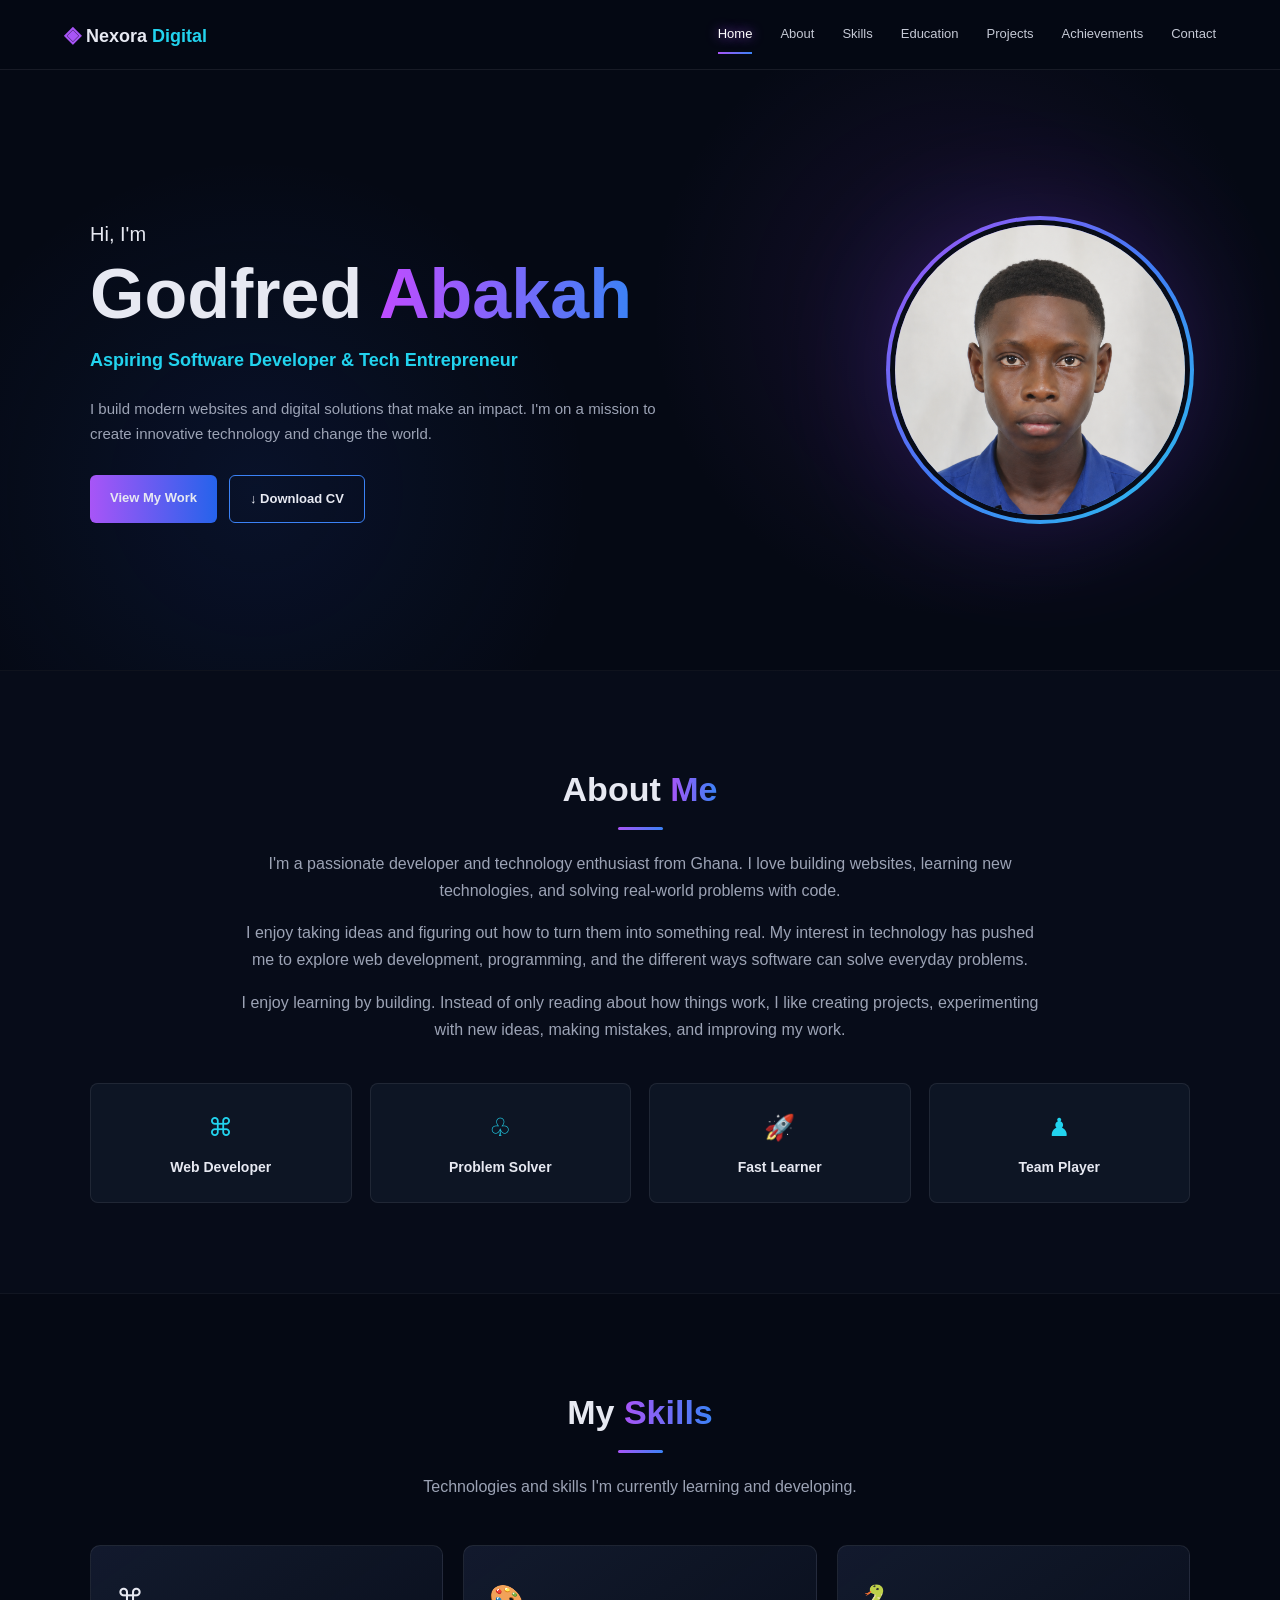
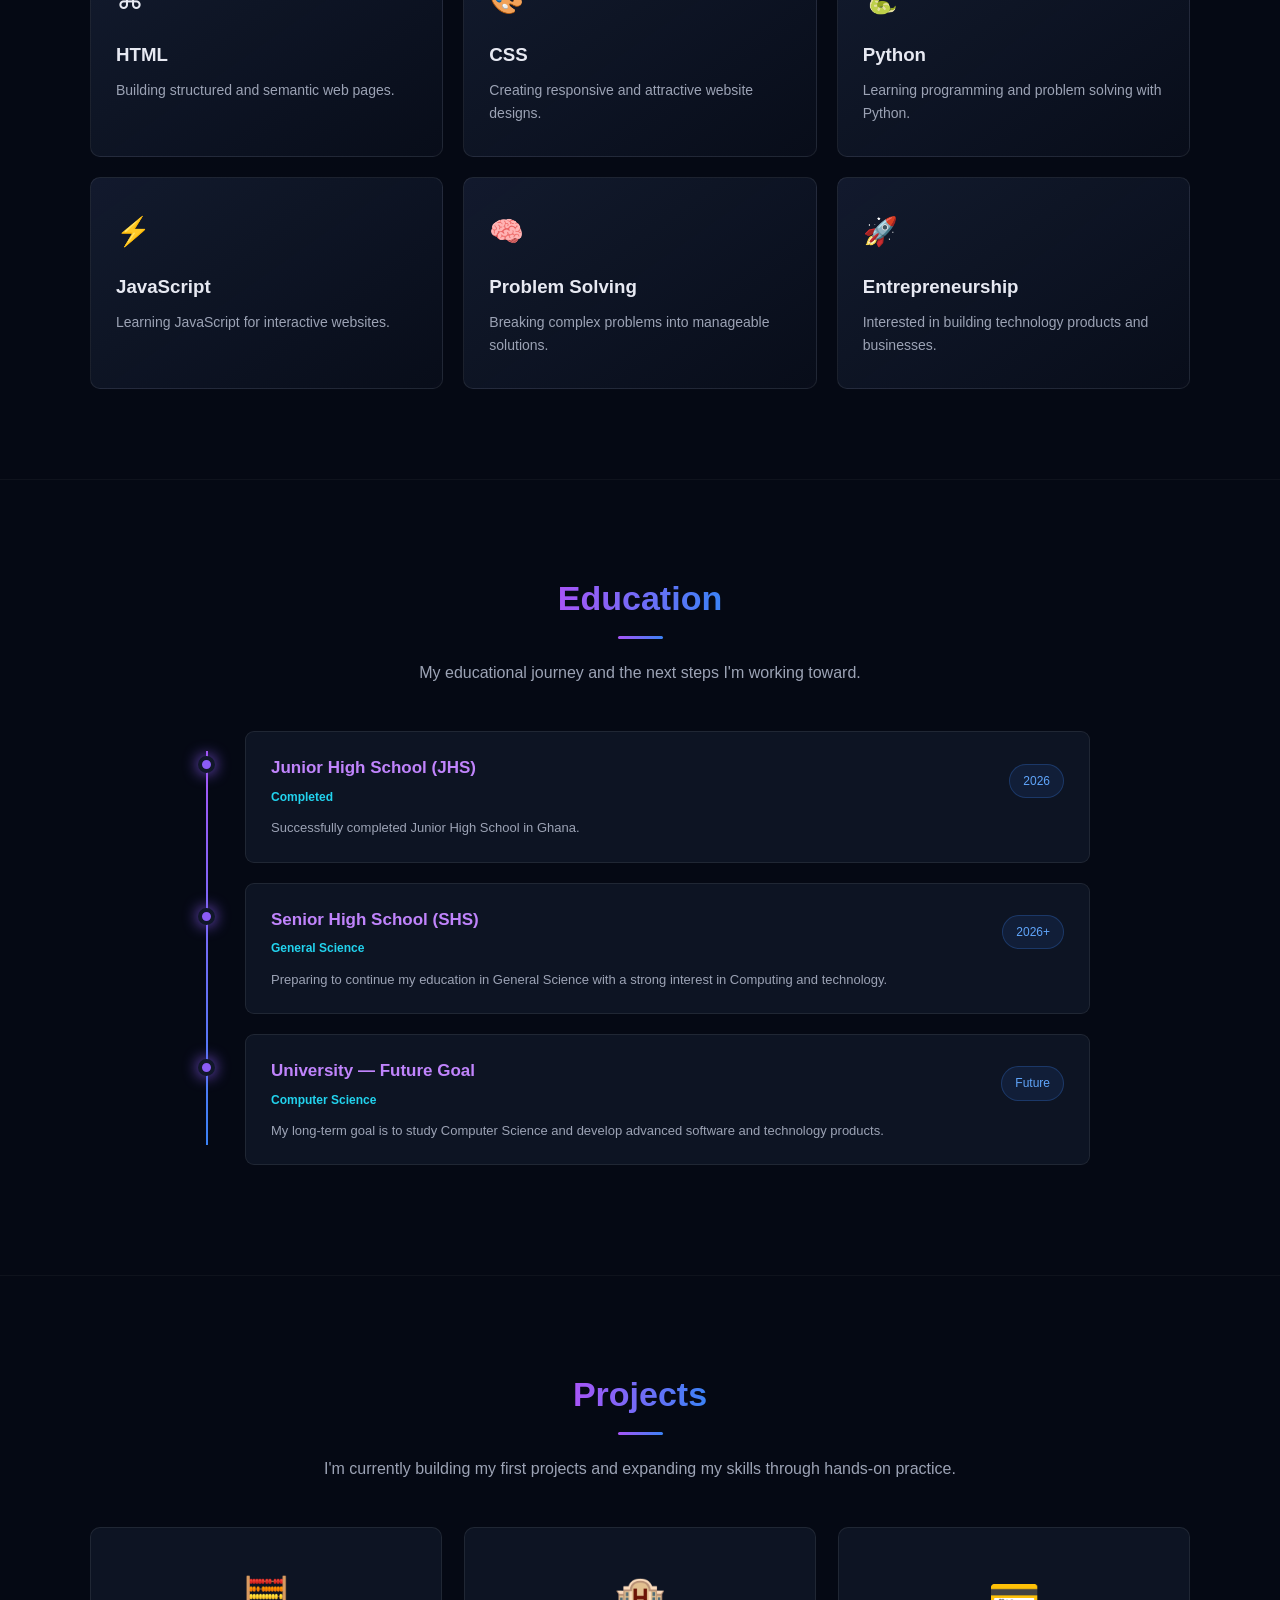
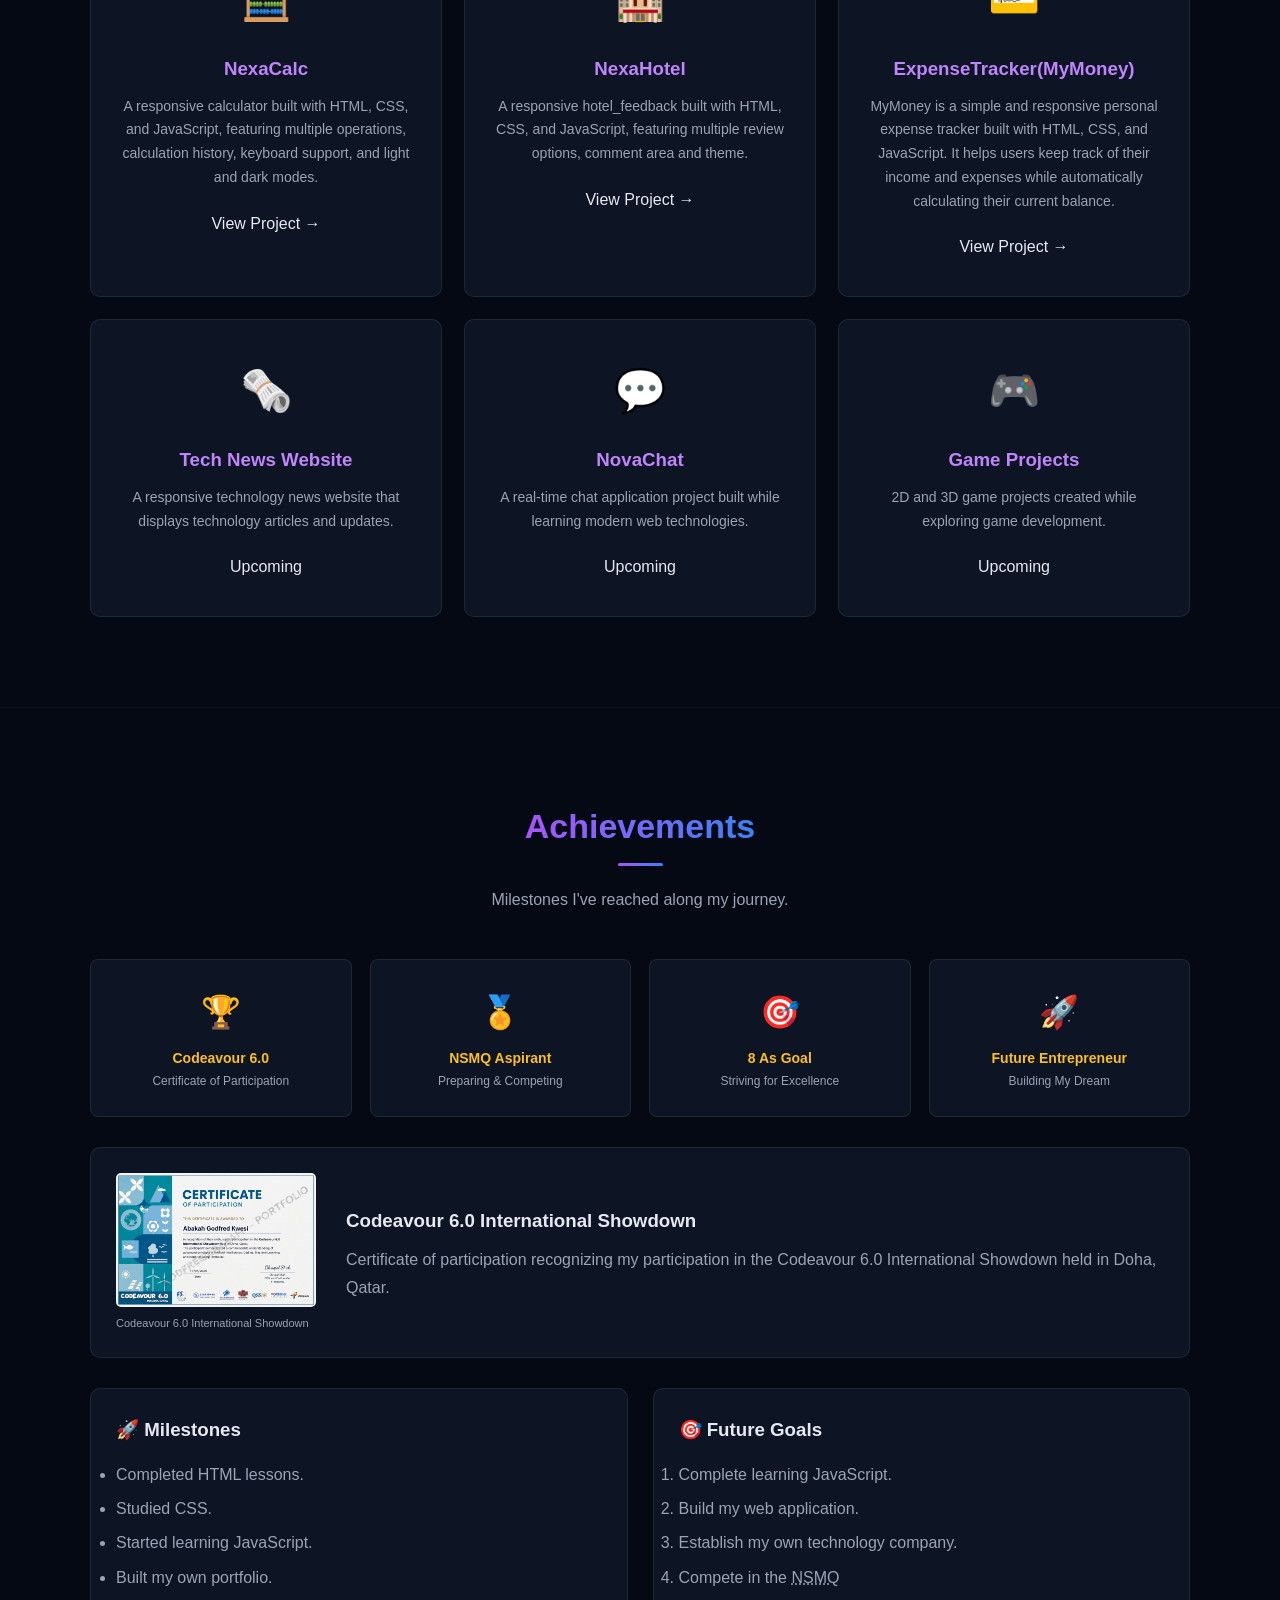
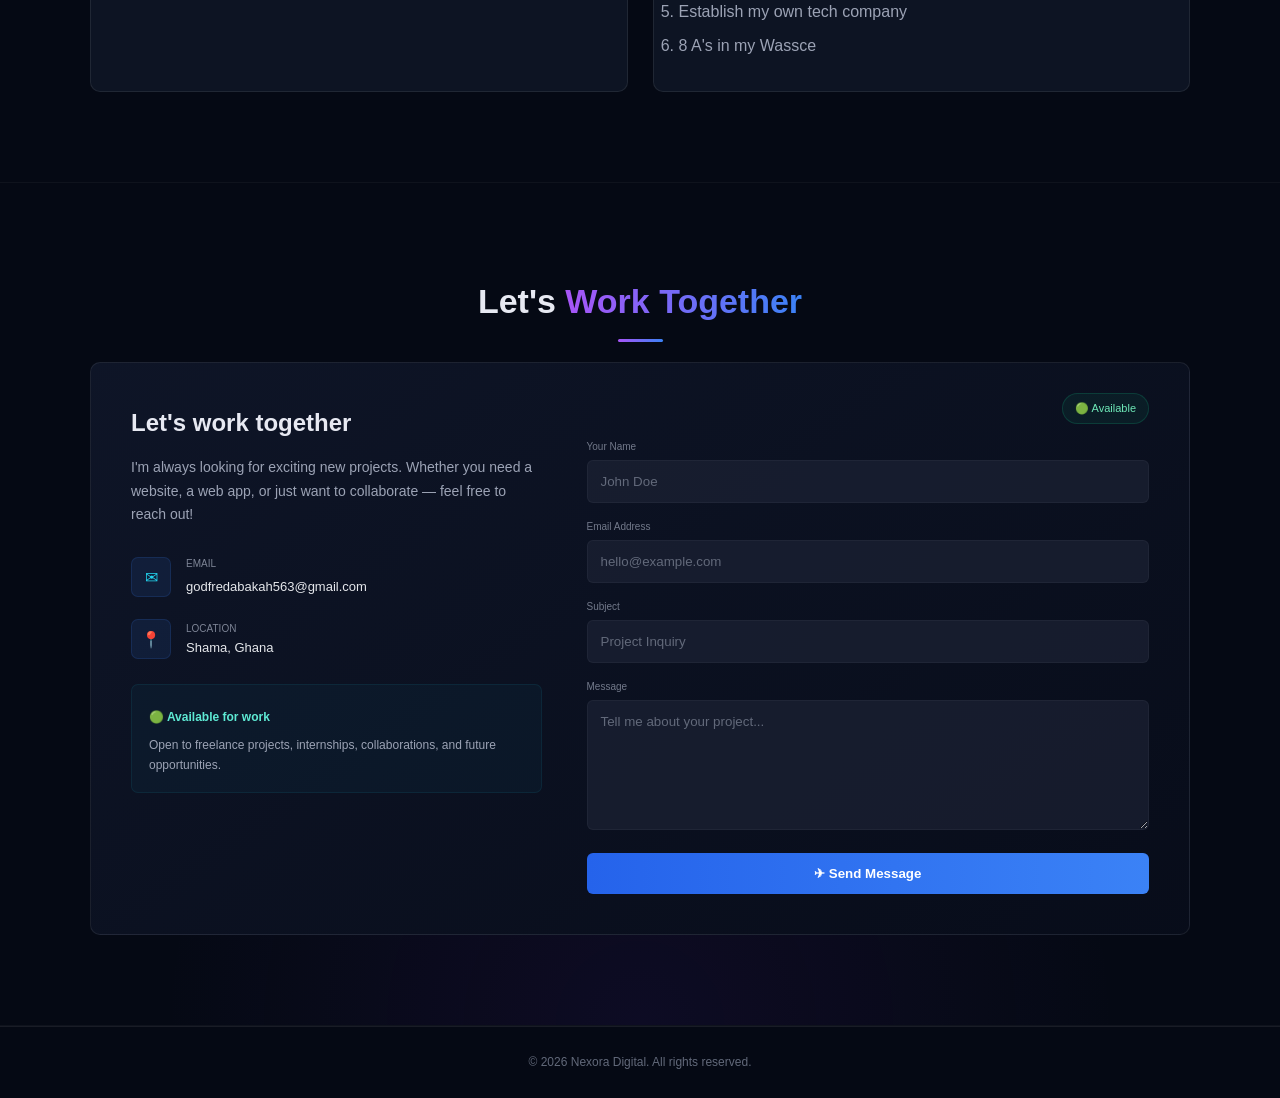
<file: Index.html>
<!DOCTYPE html>
<html lang="en">

<head>
  <meta charset="UTF-8">
  <meta name="viewport" content="width=device-width, initial-scale=1.0">

  <meta name="author" content="Godfred Abakah">
  <meta name="description" content="Godfred Abakah's personal portfolio website">

  <link rel="stylesheet" href="main.css">
  <link rel="icon" href="logo.jpg">

  <title>Godfred Abakah | Portfolio</title>
</head>

<body>

  <!-- ================= NAVIGATION ================= -->

  <header id="nav">

    <div class="logo">
      <span>◈</span> Nexora <strong>Digital</strong>
    </div>

    <nav aria-label="Main Navigation">

      <a href="#home" class="active">Home</a>
      <a href="#about">About</a>
      <a href="#skills">Skills</a>
      <a href="#education">Education</a>
      <a href="#projects">Projects</a>
      <a href="#achievements">Achievements</a>
      <a href="#contact">Contact</a>

    </nav>

  </header>


  <main>

    <!-- ================= HOME ================= -->

    <article id="home">

      <section class="hero-section">

        <div class="hero-text">

          <p class="welcome">Hi, I'm</p>

          <h1>
            Godfred <span>Abakah</span>
          </h1>

          <h2>
            Aspiring Software Developer & Tech Entrepreneur
          </h2>

          <p class="hero-description">
            I build modern websites and digital solutions that make an
            impact. I'm on a mission to create innovative technology
            and change the world.
          </p>

          <div class="hero-buttons">

            <a href="#projects" class="primary-btn">
              View My Work
            </a>

          <a href="Godfred-Abakah-CV.pdf" download class="secondary-btn">
  ↓ Download CV
          </a>

          </div>


        </div>


        <div class="hero-image">

          <div class="image-glow"></div>

          <img
            src="profile.jpg"
            alt="Portrait of Godfred Abakah"
          >

        </div>

      </section>

    </article>


    <!-- ================= ABOUT ================= -->

    <article id="about">

      <section class="section-container">

        <div class="section-heading">

          <h2>
            About <span>Me</span>
          </h2>

          <div class="heading-line"></div>

        </div>

        <div class="about-content">

          <p>
            I'm a passionate developer and technology enthusiast from Ghana.
            I love building websites, learning new technologies, and solving
            real-world problems with code.
          </p>

          <p>
            I enjoy taking ideas and figuring out how to turn them into
            something real. My interest in technology has pushed me to explore
            web development, programming, and the different ways software can
            solve everyday problems.
          </p>

          <p>
            I enjoy learning by building. Instead of only reading about how
            things work, I like creating projects, experimenting with new
            ideas, making mistakes, and improving my work.
          </p>

        </div>


        <div class="about-cards">

          <div class="about-card">
            <span>⌘</span>
            <h3>Web Developer</h3>
          </div>

          <div class="about-card">
            <span>♧</span>
            <h3>Problem Solver</h3>
          </div>

          <div class="about-card">
            <span>🚀</span>
            <h3>Fast Learner</h3>
          </div>

          <div class="about-card">
            <span>♟</span>
            <h3>Team Player</h3>
          </div>

        </div>

      </section>

    </article>


    <!-- ================= SKILLS ================= -->

    <article id="skills">

      <section class="section-container">

        <div class="section-heading">

          <h2>
            My <span>Skills</span>
          </h2>

          <div class="heading-line"></div>

        </div>

        <p class="section-subtitle">
          Technologies and skills I'm currently learning and developing.
        </p>


        <div class="skills-container">

          <div class="skill-card">
            <div class="skill-icon">⌘</div>
            <h3>HTML</h3>
            <p>
              Building structured and semantic web pages.
            </p>
          </div>


          <div class="skill-card">
            <div class="skill-icon">🎨</div>
            <h3>CSS</h3>
            <p>
              Creating responsive and attractive website designs.
            </p>
          </div>


          <div class="skill-card">
            <div class="skill-icon">🐍</div>
            <h3>Python</h3>
            <p>
              Learning programming and problem solving with Python.
            </p>
          </div>


          <div class="skill-card">
            <div class="skill-icon">⚡</div>
            <h3>JavaScript</h3>
            <p>
              Learning JavaScript for interactive websites.
            </p>
          </div>


          <div class="skill-card">
            <div class="skill-icon">🧠</div>
            <h3>Problem Solving</h3>
            <p>
              Breaking complex problems into manageable solutions.
            </p>
          </div>


          <div class="skill-card">
            <div class="skill-icon">🚀</div>
            <h3>Entrepreneurship</h3>
            <p>
              Interested in building technology products and businesses.
            </p>
          </div>

        </div>

      </section>

    </article>


    <!-- ================= EDUCATION ================= -->

    <article id="education">

      <section class="section-container">

        <div class="section-heading">

          <h2>
            <span>Education</span>
          </h2>

          <div class="heading-line"></div>

        </div>

        <p class="section-subtitle">
          My educational journey and the next steps I'm working toward.
        </p>


        <div class="education-timeline">


          <!-- JHS -->

          <div class="education-card">

            <div class="timeline-dot"></div>

            <div class="education-content">

              <div class="education-top">

                <div>

                  <h3>
                    Junior High School (JHS)
                  </h3>

                  <strong>
                    Completed
                  </strong>

                </div>

                <span class="education-date">
                  2026
                </span>

              </div>

              <p>
                Successfully completed Junior High School in Ghana.
              </p>

            </div>

          </div>


          <!-- SHS -->

          <div class="education-card">

            <div class="timeline-dot"></div>

            <div class="education-content">

              <div class="education-top">

                <div>

                  <h3>
                    Senior High School (SHS)
                  </h3>

                  <strong>
                    General Science
                  </strong>

                </div>

                <span class="education-date">
                  2026+
                </span>

              </div>

              <p>
                Preparing to continue my education in General Science
                with a strong interest in Computing and technology.
              </p>

            </div>

          </div>


          <!-- UNIVERSITY -->

          <div class="education-card">

            <div class="timeline-dot"></div>

            <div class="education-content">

              <div class="education-top">

                <div>

                  <h3>
                    University — Future Goal
                  </h3>

                  <strong>
                    Computer Science
                  </strong>

                </div>

                <span class="education-date">
                  Future
                </span>

              </div>

              <p>
                My long-term goal is to study Computer Science and
                develop advanced software and technology products.
              </p>

            </div>

          </div>

        </div>

      </section>

    </article>


   <!-- ================= PROJECTS ================= -->

<article id="projects">

  <section class="section-container">

    <div class="section-heading">

      <h2>
        <span>Projects</span>
      </h2>

      <div class="heading-line"></div>

    </div>

    <p class="section-subtitle">
      I'm currently building my first projects and expanding
      my skills through hands-on practice.
    </p>


    <div class="project-grid">


      <!-- NexaCalc -->

      <div class="project-card">

        <div class="project-icon">
          🧮
        </div>

        <h3>
          NexaCalc
        </h3>

        <p>
          A responsive calculator built with HTML, CSS,
          and JavaScript, featuring multiple operations,
          calculation history, keyboard support, and
          light and dark modes.
        </p>

        <a
          href="Calculator/index.html"
          class="project-button"
        >
          View Project →
        </a>

      </div>

      <!-- Hotel Feedback -->
            <div class="project-card">

        <div class="project-icon">
          🏨
        </div>

        <h3>
          NexaHotel
        </h3>

        <p>
          A responsive hotel_feedback built with HTML, CSS,
          and JavaScript, featuring multiple review options,
          comment area and theme.
        </p>

        <a
          href="Feedback/index.html"
          class="project-button"
        >
          View Project →
        </a>

      </div>

            <!-- Expense Tracker-->
            <div class="project-card">

        <div class="project-icon">
          💳
        </div>

        <h3>
          ExpenseTracker(MyMoney)
        </h3>

        <p>
          MyMoney is a simple and responsive personal expense tracker built with HTML, CSS, and JavaScript. It helps users keep track of their income and expenses while automatically calculating their current balance.
        </p>

        <a
          href="Expense Tracker/index.html"
          class="project-button"
        >
          View Project →
        </a>

      </div>
      <!-- Tech News -->

      <div class="project-card">

        <div class="project-icon">
          🗞️
        </div>

        <h3>
          Tech News Website
        </h3>

        <p>
          A responsive technology news website that displays
          technology articles and updates.
        </p>

        <span class="project-status">
          Upcoming
        </span>

      </div>


      <!-- NovaChat -->

      <div class="project-card">

        <div class="project-icon">
          💬
        </div>

        <h3>
          NovaChat
        </h3>

        <p>
          A real-time chat application project built while
          learning modern web technologies.
        </p>

        <span class="project-status">
          Upcoming
        </span>

      </div>


      <!-- Game -->

      <div class="project-card">

        <div class="project-icon">
          🎮
        </div>

        <h3>
          Game Projects
        </h3>

        <p>
          2D and 3D game projects created while exploring
          game development.
        </p>

        <span class="project-status">
          Upcoming
        </span>

      </div>


    </div>

  </section>

</article>

    <!-- ================= ACHIEVEMENTS ================= -->

    <article id="achievements">

      <section class="section-container">

        <div class="section-heading">

          <h2>
            <span>Achievements</span>
          </h2>

          <div class="heading-line"></div>

        </div>

        <p class="section-subtitle">
          Milestones I've reached along my journey.
        </p>


        <div class="achievement-grid">

          <div class="achievement-box">
            <span>🏆</span>
            <h3>Codeavour 6.0</h3>
            <p>Certificate of Participation</p>
          </div>

          <div class="achievement-box">
            <span>🏅</span>
            <h3>NSMQ Aspirant</h3>
            <p>Preparing & Competing</p>
          </div>

          <div class="achievement-box">
            <span>🎯</span>
            <h3>8 As Goal</h3>
            <p>Striving for Excellence</p>
          </div>

          <div class="achievement-box">
            <span>🚀</span>
            <h3>Future Entrepreneur</h3>
            <p>Building My Dream</p>
          </div>

        </div>


        <div class="certificate">

          <figure>

            <a href="codeavour-certificate.png">

              <img
                src="codeavour-certificate.png"
                alt="Codeavour 6.0 certificate" loading="lazy"
              >

            </a>

            <figcaption>
              Codeavour 6.0 International Showdown
            </figcaption>

          </figure>

          <div>

            <h3>
              Codeavour 6.0 International Showdown
            </h3>

            <p>
              Certificate of participation recognizing my participation
              in the Codeavour 6.0 International Showdown held in Doha,
              Qatar.
            </p>

          </div>

        </div>


        <div class="goals">

          <div>

            <h3>🚀 Milestones</h3>

            <ul>
              <li>Completed HTML lessons.</li>
              <li>Studied CSS.</li>
              <li>Started learning JavaScript.</li>
              <li>Built my own portfolio.</li>
            </ul>

          </div>


          <div>

            <h3>🎯 Future Goals</h3>

            <ol>
              <li>Complete learning JavaScript.</li>
              <li>Build my web application.</li>
              <li>Establish my own technology company.</li>
              <li>
                Compete in the 
                <abbr title="National Science and Math Quiz">NSMQ</abbr>
              </li>
              <li>Establish my own tech company</li>
              <li>8 A's in my Wassce</li>
            </ol>

          </div>

        </div>

      </section>

    </article>


    <!-- ================= CONTACT ================= -->

    <article id="contact">

      <section class="section-container">

        <div class="section-heading">

          <h2>
            Let's <span>Work Together</span>
          </h2>

          <div class="heading-line"></div>

        </div>


        <div class="contact-container">


          <!-- LEFT -->

          <div class="contact-info">

            <h3>
              Let's work together
            </h3>

            <p>
              I'm always looking for exciting new projects.
              Whether you need a website, a web app, or just
              want to collaborate — feel free to reach out!
            </p>


            <div class="contact-detail">

              <span class="contact-icon">
                ✉
              </span>

              <div>

                <small>Email</small>

                <a href="mailto:godfredabakah@gmail.com?subject=Website%20Inquires.">
                  godfredabakah563@gmail.com
                </a>

              </div>

            </div>


            <div class="contact-detail">

              <span class="contact-icon">
                📍
              </span>

              <div>

                <small>Location</small>

                <address>
                  Shama, Ghana
                </address>

              </div>

            </div>



            <div class="availability">

              <strong>
                🟢 Available for work
              </strong>

              <p>
                Open to freelance projects, internships,
                collaborations, and future opportunities.
              </p>

            </div>

          </div>


          <!-- RIGHT -->

          <div class="contact-form">

            <div class="availability-badge">
              🟢 Available
            </div>


            <form
  action="https://formsubmit.co/godfredabakah563@gmail.com"
  method="POST"
>

  <input
    type="hidden"
    name="_subject"
    value="New Portfolio Contact"
  >

  <input
    type="hidden"
    name="_template"
    value="table"
  >

  <div class="form-group">

    <label for="name">Your Name</label>

    <input
      type="text"
      id="name"
      name="name"
      placeholder="John Doe"
      required
    >

  </div>


  <div class="form-group">

    <label for="email">Email Address</label>

    <input
      type="email"
      id="email"
      name="email"
      placeholder="hello@example.com"
      required
    >

  </div>


  <div class="form-group">

    <label for="subject">Subject</label>

    <input
      type="text"
      id="subject"
      name="subject"
      placeholder="Project Inquiry"
      required
    >

  </div>


  <div class="form-group">

    <label for="message">Message</label>

    <textarea
      id="message"
      name="message"
      rows="6"
      placeholder="Tell me about your project..."
      required
    ></textarea>

  </div>


  <button type="submit">
    ✈ Send Message
  </button>

</form>

          </div>

        </div>

      </section>

    </article>

  </main>


  <!-- ================= FOOTER ================= -->

  <footer>

    <p>
      © 2026 Nexora Digital. All rights reserved.
    </p>

  </footer>
<script src="script.js"></script>
</body>
</html>
</file>
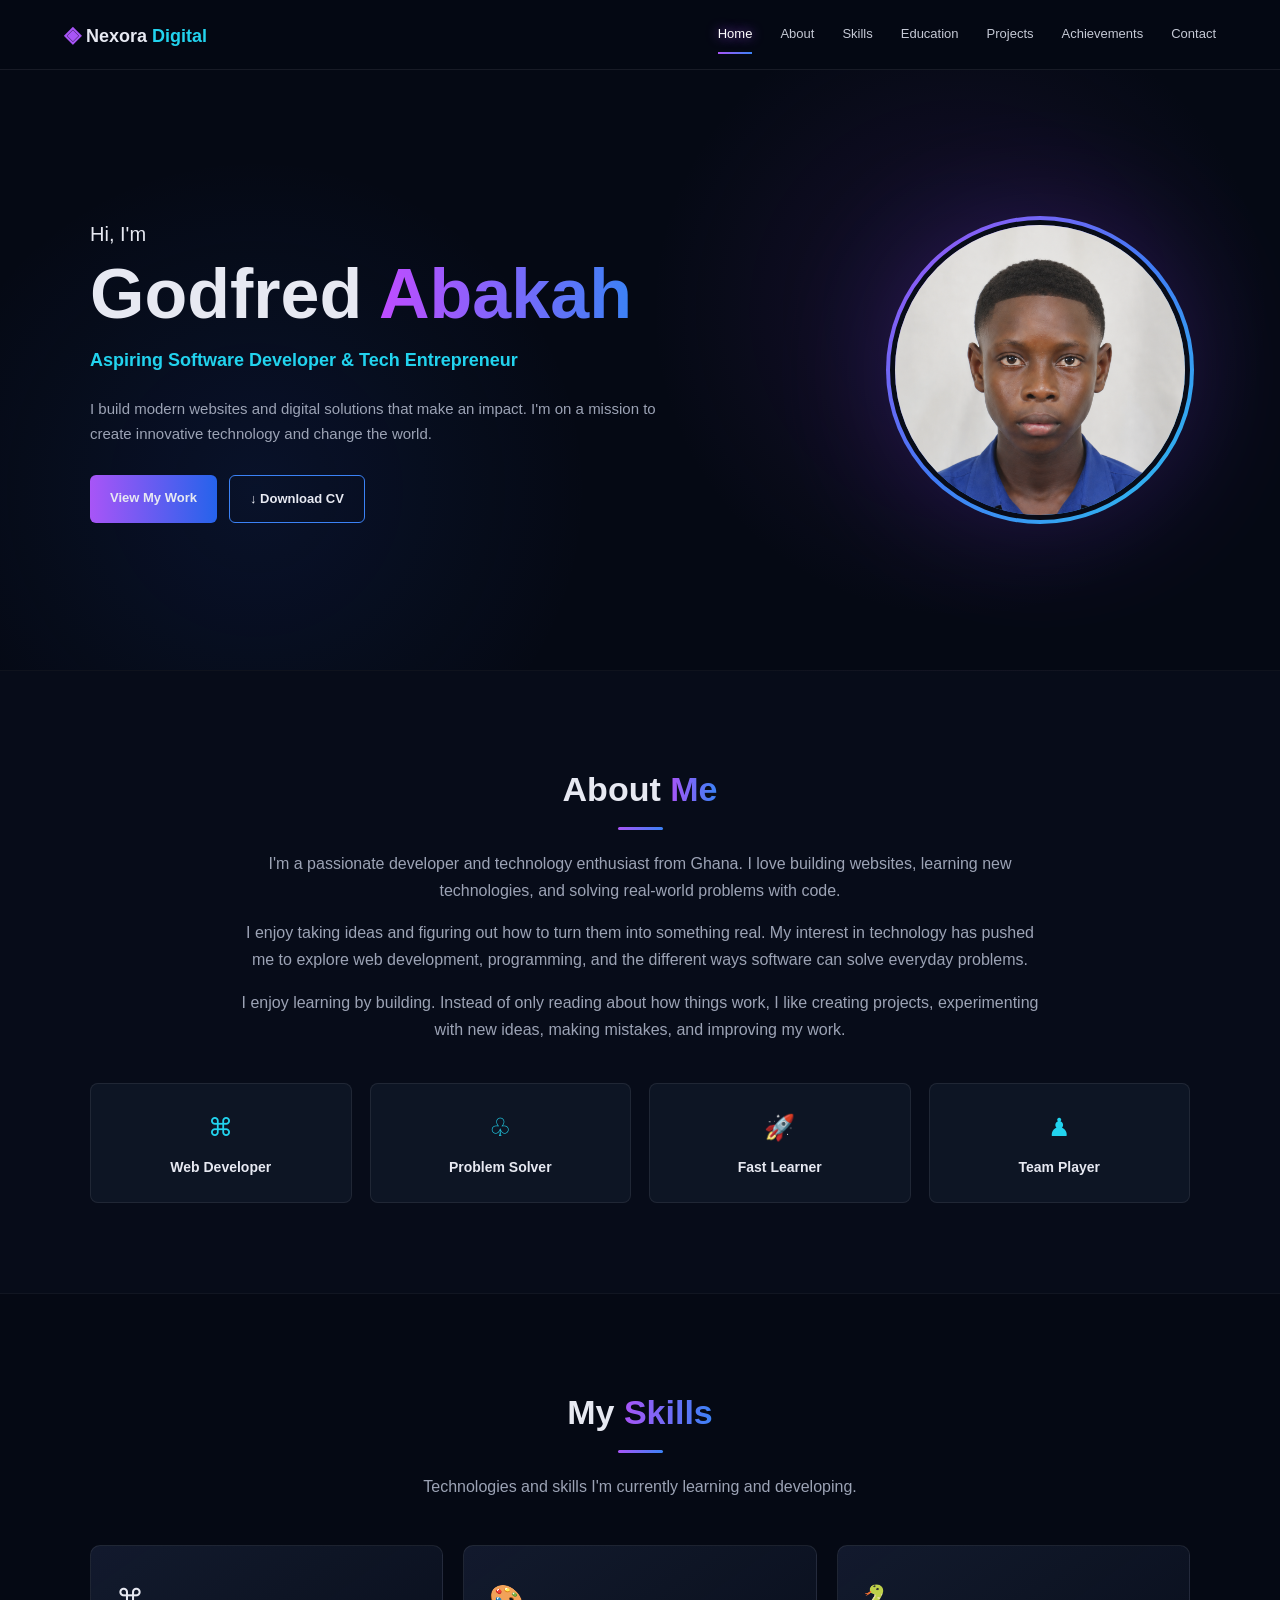
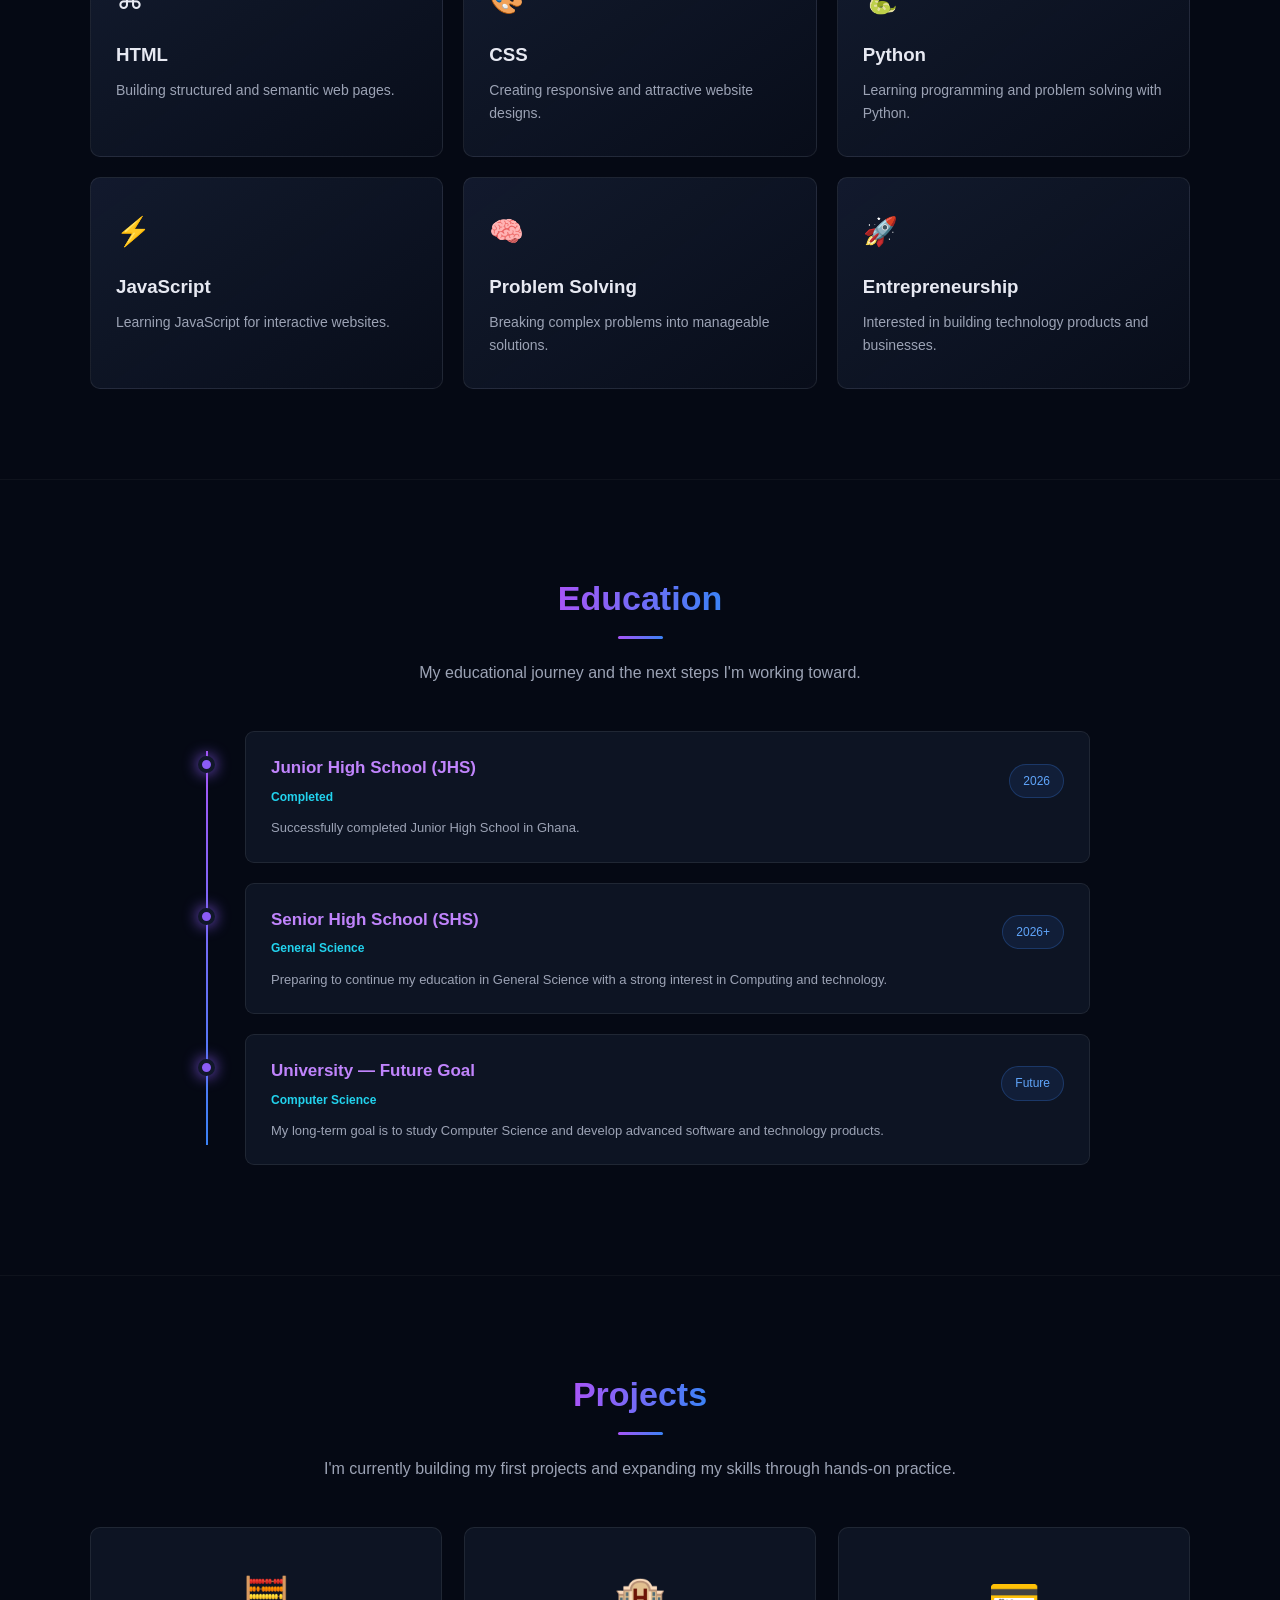
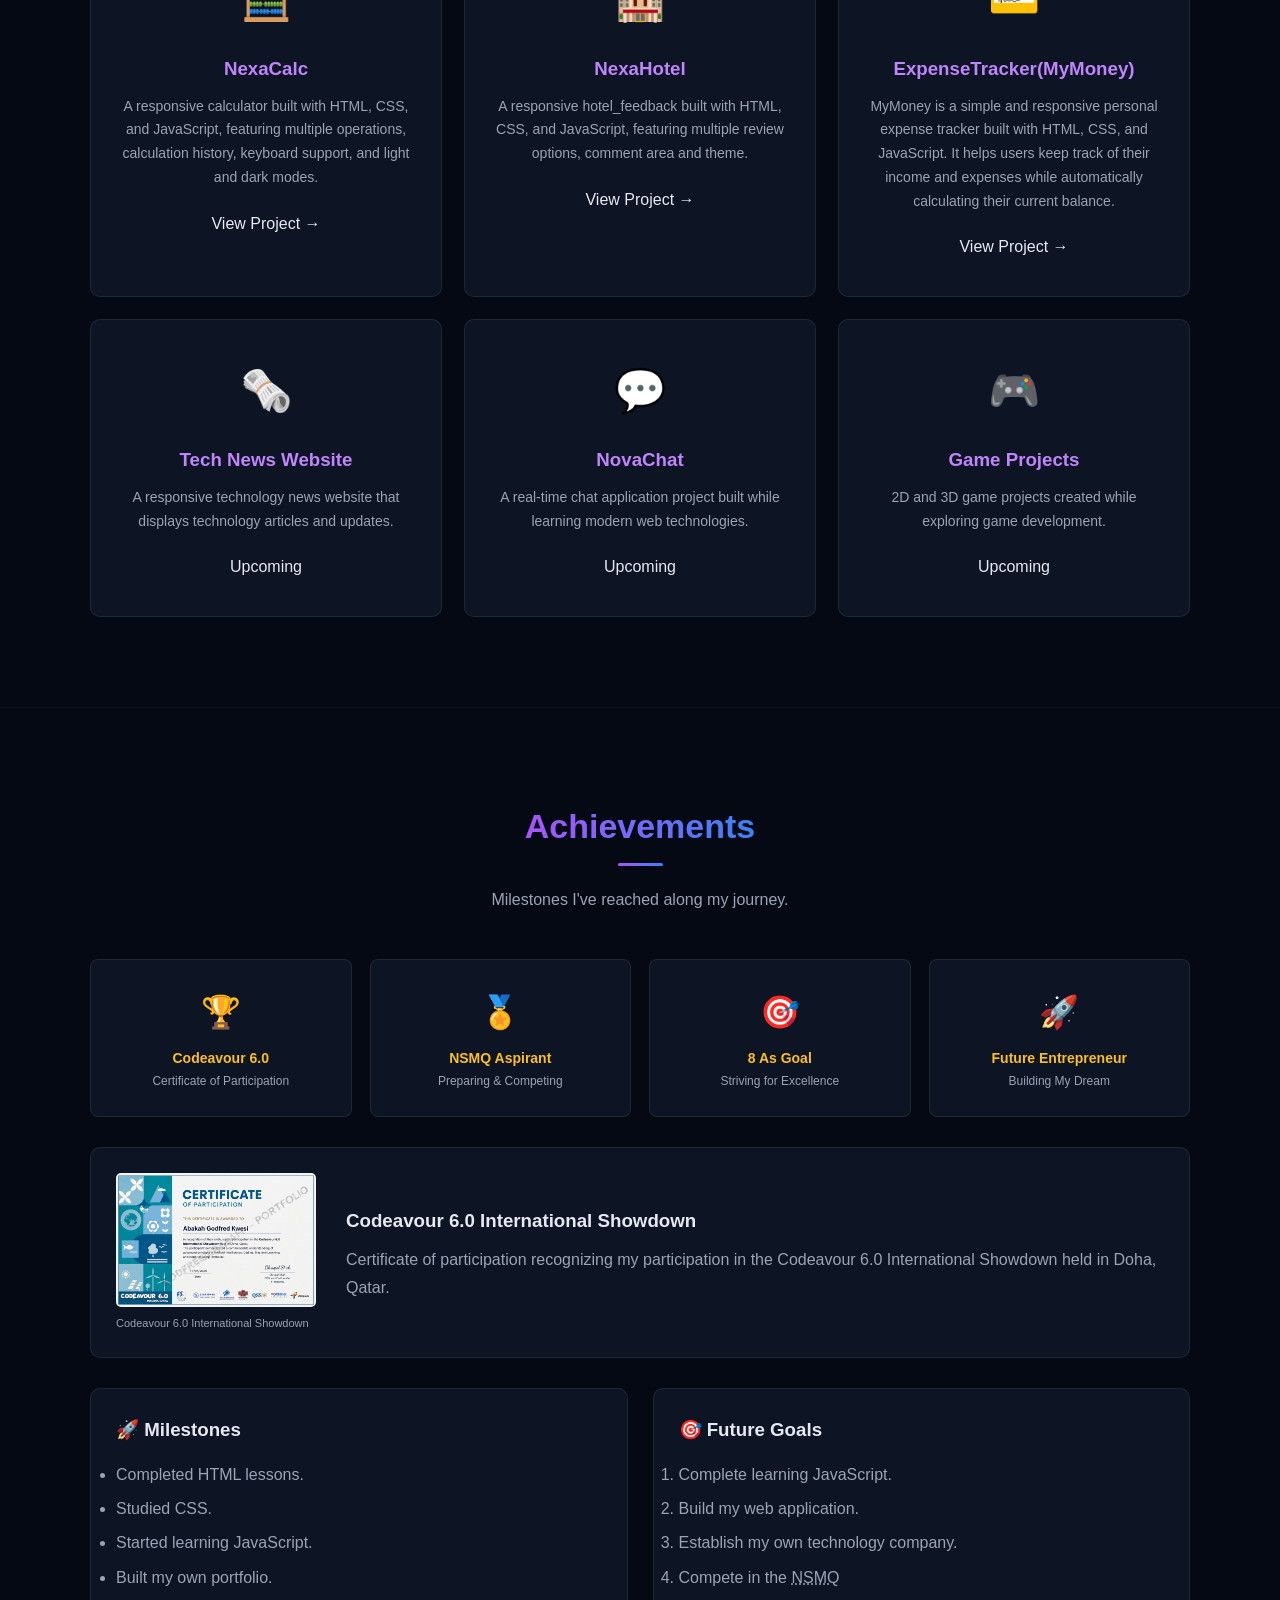
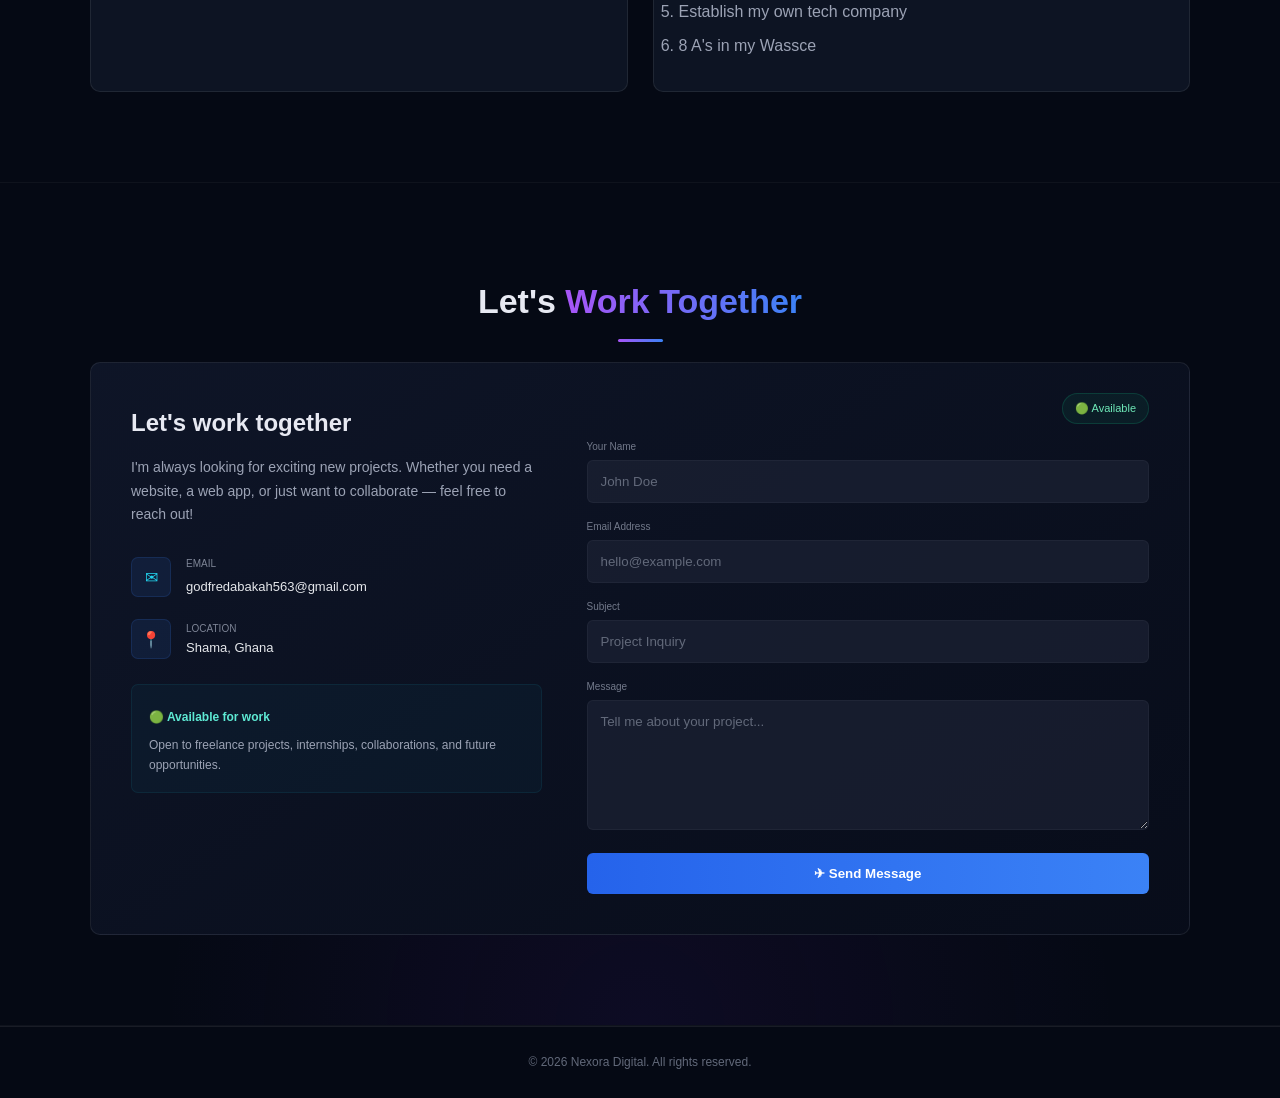
<file: index.html>
<!DOCTYPE html>
<html lang="en">

<head>
  <meta charset="UTF-8">
  <meta name="viewport" content="width=device-width, initial-scale=1.0">

  <meta name="author" content="Godfred Abakah">
  <meta name="description" content="Godfred Abakah's personal portfolio website">

  <link rel="stylesheet" href="main.css">
  <link rel="icon" href="logo.jpg">

  <title>Godfred Abakah | Portfolio</title>
</head>

<body>

  <!-- ================= NAVIGATION ================= -->

  <header id="nav">

    <div class="logo">
      <span>◈</span> Nexora <strong>Digital</strong>
    </div>

    <nav aria-label="Main Navigation">

      <a href="#home" class="active">Home</a>
      <a href="#about">About</a>
      <a href="#skills">Skills</a>
      <a href="#education">Education</a>
      <a href="#projects">Projects</a>
      <a href="#achievements">Achievements</a>
      <a href="#contact">Contact</a>

    </nav>

  </header>


  <main>

    <!-- ================= HOME ================= -->

    <article id="home">

      <section class="hero-section">

        <div class="hero-text">

          <p class="welcome">Hi, I'm</p>

          <h1>
            Godfred <span>Abakah</span>
          </h1>

          <h2>
            Aspiring Software Developer & Tech Entrepreneur
          </h2>

          <p class="hero-description">
            I build modern websites and digital solutions that make an
            impact. I'm on a mission to create innovative technology
            and change the world.
          </p>

          <div class="hero-buttons">

            <a href="#projects" class="primary-btn">
              View My Work
            </a>

          <a href="Godfred-Abakah-CV.pdf" download class="secondary-btn">
  ↓ Download CV
          </a>

          </div>


        </div>


        <div class="hero-image">

          <div class="image-glow"></div>

          <img
            src="profile.jpg"
            alt="Portrait of Godfred Abakah"
          >

        </div>

      </section>

    </article>


    <!-- ================= ABOUT ================= -->

    <article id="about">

      <section class="section-container">

        <div class="section-heading">

          <h2>
            About <span>Me</span>
          </h2>

          <div class="heading-line"></div>

        </div>

        <div class="about-content">

          <p>
            I'm a passionate developer and technology enthusiast from Ghana.
            I love building websites, learning new technologies, and solving
            real-world problems with code.
          </p>

          <p>
            I enjoy taking ideas and figuring out how to turn them into
            something real. My interest in technology has pushed me to explore
            web development, programming, and the different ways software can
            solve everyday problems.
          </p>

          <p>
            I enjoy learning by building. Instead of only reading about how
            things work, I like creating projects, experimenting with new
            ideas, making mistakes, and improving my work.
          </p>

        </div>


        <div class="about-cards">

          <div class="about-card">
            <span>⌘</span>
            <h3>Web Developer</h3>
          </div>

          <div class="about-card">
            <span>♧</span>
            <h3>Problem Solver</h3>
          </div>

          <div class="about-card">
            <span>🚀</span>
            <h3>Fast Learner</h3>
          </div>

          <div class="about-card">
            <span>♟</span>
            <h3>Team Player</h3>
          </div>

        </div>

      </section>

    </article>


    <!-- ================= SKILLS ================= -->

    <article id="skills">

      <section class="section-container">

        <div class="section-heading">

          <h2>
            My <span>Skills</span>
          </h2>

          <div class="heading-line"></div>

        </div>

        <p class="section-subtitle">
          Technologies and skills I'm currently learning and developing.
        </p>


        <div class="skills-container">

          <div class="skill-card">
            <div class="skill-icon">⌘</div>
            <h3>HTML</h3>
            <p>
              Building structured and semantic web pages.
            </p>
          </div>


          <div class="skill-card">
            <div class="skill-icon">🎨</div>
            <h3>CSS</h3>
            <p>
              Creating responsive and attractive website designs.
            </p>
          </div>


          <div class="skill-card">
            <div class="skill-icon">🐍</div>
            <h3>Python</h3>
            <p>
              Learning programming and problem solving with Python.
            </p>
          </div>


          <div class="skill-card">
            <div class="skill-icon">⚡</div>
            <h3>JavaScript</h3>
            <p>
              Learning JavaScript for interactive websites.
            </p>
          </div>


          <div class="skill-card">
            <div class="skill-icon">🧠</div>
            <h3>Problem Solving</h3>
            <p>
              Breaking complex problems into manageable solutions.
            </p>
          </div>


          <div class="skill-card">
            <div class="skill-icon">🚀</div>
            <h3>Entrepreneurship</h3>
            <p>
              Interested in building technology products and businesses.
            </p>
          </div>

        </div>

      </section>

    </article>


    <!-- ================= EDUCATION ================= -->

    <article id="education">

      <section class="section-container">

        <div class="section-heading">

          <h2>
            <span>Education</span>
          </h2>

          <div class="heading-line"></div>

        </div>

        <p class="section-subtitle">
          My educational journey and the next steps I'm working toward.
        </p>


        <div class="education-timeline">


          <!-- JHS -->

          <div class="education-card">

            <div class="timeline-dot"></div>

            <div class="education-content">

              <div class="education-top">

                <div>

                  <h3>
                    Junior High School (JHS)
                  </h3>

                  <strong>
                    Completed
                  </strong>

                </div>

                <span class="education-date">
                  2026
                </span>

              </div>

              <p>
                Successfully completed Junior High School in Ghana.
              </p>

            </div>

          </div>


          <!-- SHS -->

          <div class="education-card">

            <div class="timeline-dot"></div>

            <div class="education-content">

              <div class="education-top">

                <div>

                  <h3>
                    Senior High School (SHS)
                  </h3>

                  <strong>
                    General Science
                  </strong>

                </div>

                <span class="education-date">
                  2026+
                </span>

              </div>

              <p>
                Preparing to continue my education in General Science
                with a strong interest in Computing and technology.
              </p>

            </div>

          </div>


          <!-- UNIVERSITY -->

          <div class="education-card">

            <div class="timeline-dot"></div>

            <div class="education-content">

              <div class="education-top">

                <div>

                  <h3>
                    University — Future Goal
                  </h3>

                  <strong>
                    Computer Science
                  </strong>

                </div>

                <span class="education-date">
                  Future
                </span>

              </div>

              <p>
                My long-term goal is to study Computer Science and
                develop advanced software and technology products.
              </p>

            </div>

          </div>

        </div>

      </section>

    </article>


   <!-- ================= PROJECTS ================= -->

<article id="projects">

  <section class="section-container">

    <div class="section-heading">

      <h2>
        <span>Projects</span>
      </h2>

      <div class="heading-line"></div>

    </div>

    <p class="section-subtitle">
      I'm currently building my first projects and expanding
      my skills through hands-on practice.
    </p>


    <div class="project-grid">


      <!-- NexaCalc -->

      <div class="project-card">

        <div class="project-icon">
          🧮
        </div>

        <h3>
          NexaCalc
        </h3>

        <p>
          A responsive calculator built with HTML, CSS,
          and JavaScript, featuring multiple operations,
          calculation history, keyboard support, and
          light and dark modes.
        </p>

        <a
          href="calculator/index.html"
          class="project-button"
        >
          View Project →
        </a>

      </div>

      <!-- Hotel Feedback -->
            <div class="project-card">

        <div class="project-icon">
          🏨
        </div>

        <h3>
          NexaHotel
        </h3>

        <p>
          A responsive hotel_feedback built with HTML, CSS,
          and JavaScript, featuring multiple review options,
          comment area and theme.
        </p>

        <a
          href="Feedback/index.html"
          class="project-button"
        >
          View Project →
        </a>

      </div>

            <!-- Expense Tracker-->
            <div class="project-card">

        <div class="project-icon">
          💳
        </div>

        <h3>
          ExpenseTracker(MyMoney)
        </h3>

        <p>
          MyMoney is a simple and responsive personal expense tracker built with HTML, CSS, and JavaScript. It helps users keep track of their income and expenses while automatically calculating their current balance.
        </p>

        <a
          href="Expense Tracker/index.html"
          class="project-button"
        >
          View Project →
        </a>

      </div>
      <!-- Tech News -->

      <div class="project-card">

        <div class="project-icon">
          🗞️
        </div>

        <h3>
          Tech News Website
        </h3>

        <p>
          A responsive technology news website that displays
          technology articles and updates.
        </p>

        <span class="project-status">
          Upcoming
        </span>

      </div>


      <!-- NovaChat -->

      <div class="project-card">

        <div class="project-icon">
          💬
        </div>

        <h3>
          NovaChat
        </h3>

        <p>
          A real-time chat application project built while
          learning modern web technologies.
        </p>

        <span class="project-status">
          Upcoming
        </span>

      </div>


      <!-- Game -->

      <div class="project-card">

        <div class="project-icon">
          🎮
        </div>

        <h3>
          Game Projects
        </h3>

        <p>
          2D and 3D game projects created while exploring
          game development.
        </p>

        <span class="project-status">
          Upcoming
        </span>

      </div>


    </div>

  </section>

</article>

    <!-- ================= ACHIEVEMENTS ================= -->

    <article id="achievements">

      <section class="section-container">

        <div class="section-heading">

          <h2>
            <span>Achievements</span>
          </h2>

          <div class="heading-line"></div>

        </div>

        <p class="section-subtitle">
          Milestones I've reached along my journey.
        </p>


        <div class="achievement-grid">

          <div class="achievement-box">
            <span>🏆</span>
            <h3>Codeavour 6.0</h3>
            <p>Certificate of Participation</p>
          </div>

          <div class="achievement-box">
            <span>🏅</span>
            <h3>NSMQ Aspirant</h3>
            <p>Preparing & Competing</p>
          </div>

          <div class="achievement-box">
            <span>🎯</span>
            <h3>8 As Goal</h3>
            <p>Striving for Excellence</p>
          </div>

          <div class="achievement-box">
            <span>🚀</span>
            <h3>Future Entrepreneur</h3>
            <p>Building My Dream</p>
          </div>

        </div>


        <div class="certificate">

          <figure>

            <a href="codeavour-certificate.png">

              <img
                src="codeavour-certificate.png"
                alt="Codeavour 6.0 certificate" loading="lazy"
              >

            </a>

            <figcaption>
              Codeavour 6.0 International Showdown
            </figcaption>

          </figure>

          <div>

            <h3>
              Codeavour 6.0 International Showdown
            </h3>

            <p>
              Certificate of participation recognizing my participation
              in the Codeavour 6.0 International Showdown held in Doha,
              Qatar.
            </p>

          </div>

        </div>


        <div class="goals">

          <div>

            <h3>🚀 Milestones</h3>

            <ul>
              <li>Completed HTML lessons.</li>
              <li>Studied CSS.</li>
              <li>Started learning JavaScript.</li>
              <li>Built my own portfolio.</li>
            </ul>

          </div>


          <div>

            <h3>🎯 Future Goals</h3>

            <ol>
              <li>Complete learning JavaScript.</li>
              <li>Build my web application.</li>
              <li>Establish my own technology company.</li>
              <li>
                Compete in the 
                <abbr title="National Science and Math Quiz">NSMQ</abbr>
              </li>
              <li>Establish my own tech company</li>
              <li>8 A's in my Wassce</li>
            </ol>

          </div>

        </div>

      </section>

    </article>


    <!-- ================= CONTACT ================= -->

    <article id="contact">

      <section class="section-container">

        <div class="section-heading">

          <h2>
            Let's <span>Work Together</span>
          </h2>

          <div class="heading-line"></div>

        </div>


        <div class="contact-container">


          <!-- LEFT -->

          <div class="contact-info">

            <h3>
              Let's work together
            </h3>

            <p>
              I'm always looking for exciting new projects.
              Whether you need a website, a web app, or just
              want to collaborate — feel free to reach out!
            </p>


            <div class="contact-detail">

              <span class="contact-icon">
                ✉
              </span>

              <div>

                <small>Email</small>

                <a href="mailto:godfredabakah@gmail.com?subject=Website%20Inquires.">
                  godfredabakah563@gmail.com
                </a>

              </div>

            </div>


            <div class="contact-detail">

              <span class="contact-icon">
                📍
              </span>

              <div>

                <small>Location</small>

                <address>
                  Shama, Ghana
                </address>

              </div>

            </div>



            <div class="availability">

              <strong>
                🟢 Available for work
              </strong>

              <p>
                Open to freelance projects, internships,
                collaborations, and future opportunities.
              </p>

            </div>

          </div>


          <!-- RIGHT -->

          <div class="contact-form">

            <div class="availability-badge">
              🟢 Available
            </div>


            <form
  action="https://formsubmit.co/godfredabakah563@gmail.com"
  method="POST"
>

  <input
    type="hidden"
    name="_subject"
    value="New Portfolio Contact"
  >

  <input
    type="hidden"
    name="_template"
    value="table"
  >

  <div class="form-group">

    <label for="name">Your Name</label>

    <input
      type="text"
      id="name"
      name="name"
      placeholder="John Doe"
      required
    >

  </div>


  <div class="form-group">

    <label for="email">Email Address</label>

    <input
      type="email"
      id="email"
      name="email"
      placeholder="hello@example.com"
      required
    >

  </div>


  <div class="form-group">

    <label for="subject">Subject</label>

    <input
      type="text"
      id="subject"
      name="subject"
      placeholder="Project Inquiry"
      required
    >

  </div>


  <div class="form-group">

    <label for="message">Message</label>

    <textarea
      id="message"
      name="message"
      rows="6"
      placeholder="Tell me about your project..."
      required
    ></textarea>

  </div>


  <button type="submit">
    ✈ Send Message
  </button>

</form>

          </div>

        </div>

      </section>

    </article>

  </main>


  <!-- ================= FOOTER ================= -->

  <footer>

    <p>
      © 2026 Nexora Digital. All rights reserved.
    </p>

  </footer>
<script src="script.js"></script>
</body>
</html>
</file>
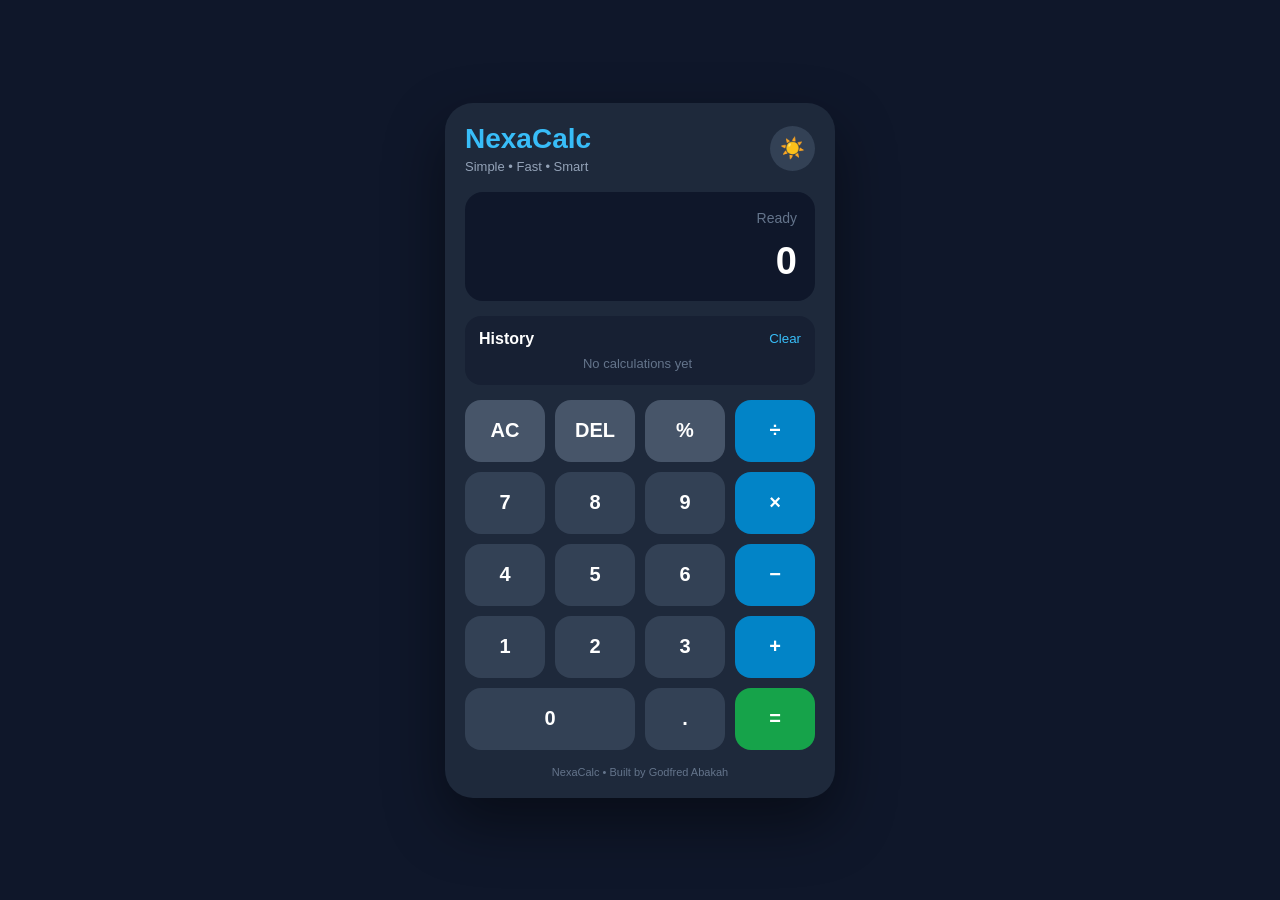
<file: calculator/index.html>
<!DOCTYPE html>
<html lang="en">
<head>
    <meta charset="UTF-8">
    <meta name="viewport" content="width=device-width, initial-scale=1.0">
    <meta name="author" content="Godfred Abakah">
  <meta name="description" content="NexaCalc is a simple, fast and smart calculator built by Godfred Abakah.">
    <link rel="stylesheet" href="main.css">
    <title>NexaCalc</title>
</head>

<body>

  <main class="calculator">

    <header class="calculator-header">

        <div>
            <h1>NexaCalc</h1>
            <p>Simple • Fast • Smart</p>
        </div>

        <button id="themeBtn" class="theme-btn" type="button">
            ☀️
        </button>

    </header>


    <section class="display">

        <div class="expression" id="expression">
            Ready
        </div>

<input
    type="text"
    id="display"
    value="0"
    readonly
    inputmode="none"
    aria-label="Calculator display"
>

    </section>


    <section class="history">

        <div class="history-header">

            <h2>History</h2>

            <button
                id="clearHistory"
                type="button">
                Clear
            </button>

        </div>

        <div id="historyList">

            <p class="empty-history">
                No calculations yet
            </p>

        </div>

    </section>


    <section class="buttons">

        <button type="button" class="function">AC</button>
        <button type="button" class="function">DEL</button>
        <button type="button" class="function">%</button>
        <button type="button" class="operator">÷</button>

        <button type="button">7</button>
        <button type="button">8</button>
        <button type="button">9</button>
        <button type="button" class="operator">×</button>

        <button type="button">4</button>
        <button type="button">5</button>
        <button type="button">6</button>
        <button type="button" class="operator">−</button>

        <button type="button">1</button>
        <button type="button">2</button>
        <button type="button">3</button>
        <button type="button" class="operator">+</button>

        <button type="button" class="zero">0</button>
        <button type="button">.</button>
        <button type="button" class="equals">=</button>

    </section>


    <footer>
        NexaCalc • Built by Godfred Abakah
    </footer>

  </main>
<script src="script.js"></script>
</body>
</html>
</file>
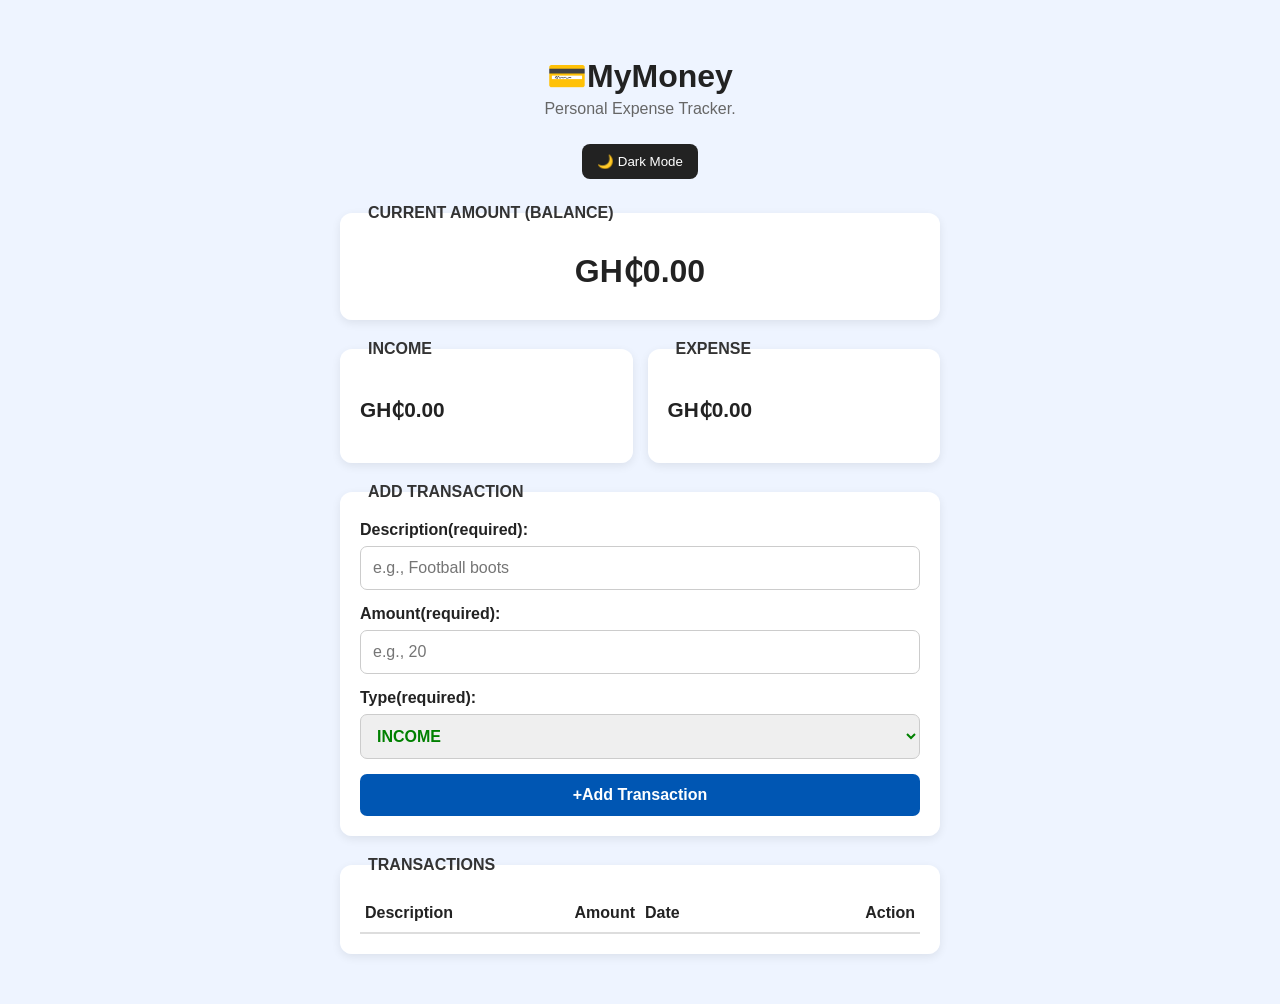
<file: Expense Tracker/Index.html>
<!DOCTYPE html>
<html lang="en">
<head>
  <meta charset="UTF-8">
  <meta name="viewport" content="width=device-width, initial-scale=1.0">
  <link rel="stylesheet" href="expense.css">
  <title>Expense</title>
</head>
<body>
  <main>
    <section>
      <h1>💳MyMoney</h1>
      <p>Personal Expense Tracker.</p>
      <button id="theme-toggle">🌙 Dark Mode</button>
    </section>
    
    <section>
      <fieldset>
        <legend>CURRENT AMOUNT (BALANCE)</legend>
        <p id="balance">GH₵0.00</p>
      </fieldset>
           
    </section>
    
    <section>
     <fieldset>
        <legend>INCOME</legend>
        <p id="income">GH₵0.00</p>
      </fieldset>
      <fieldset>
        <legend>EXPENSE</legend>
        <p id="expense">GH₵0.00</p>
      </fieldset>
    </section>
    
    <section>
      <form id="transaction-form">
        <fieldset>
          <legend>ADD TRANSACTION</legend>
          
          <label for="description">Description(required):</label>
          <input type="text" id="description" name="description" placeholder="e.g., Football boots" required size="20">
          
          <label for="amount">Amount(required):</label>
          <input type="number" id="amount" name="amount" placeholder="e.g., 20" required min="0" step="0.01">
          
          <label for="type">Type(required):</label>
          <select name="type" id="type">
           <div id="option">
             <option value="Income">INCOME</option>
            <option value="expense">EXPENSE</option>
           </div> 
          </select>    

          <button id="btn">+Add Transaction</button>
        </fieldset>
        
          
      </form>
    </section>
    
    <section>
      <fieldset>
        <legend>TRANSACTIONS</legend>
          
      <table id="transaction-table">

  <thead>
    <tr>
      <th>Description</th>
      <th>Amount</th>
      <th>Date</th>
      <th>Action</th>
    </tr>
  </thead>

  <tbody id="transaction-list">
  </tbody>

</table>
      </fieldset>
    </section>
  </main>

  <script src="expense.js"></script>
</body>
</html>
</file>
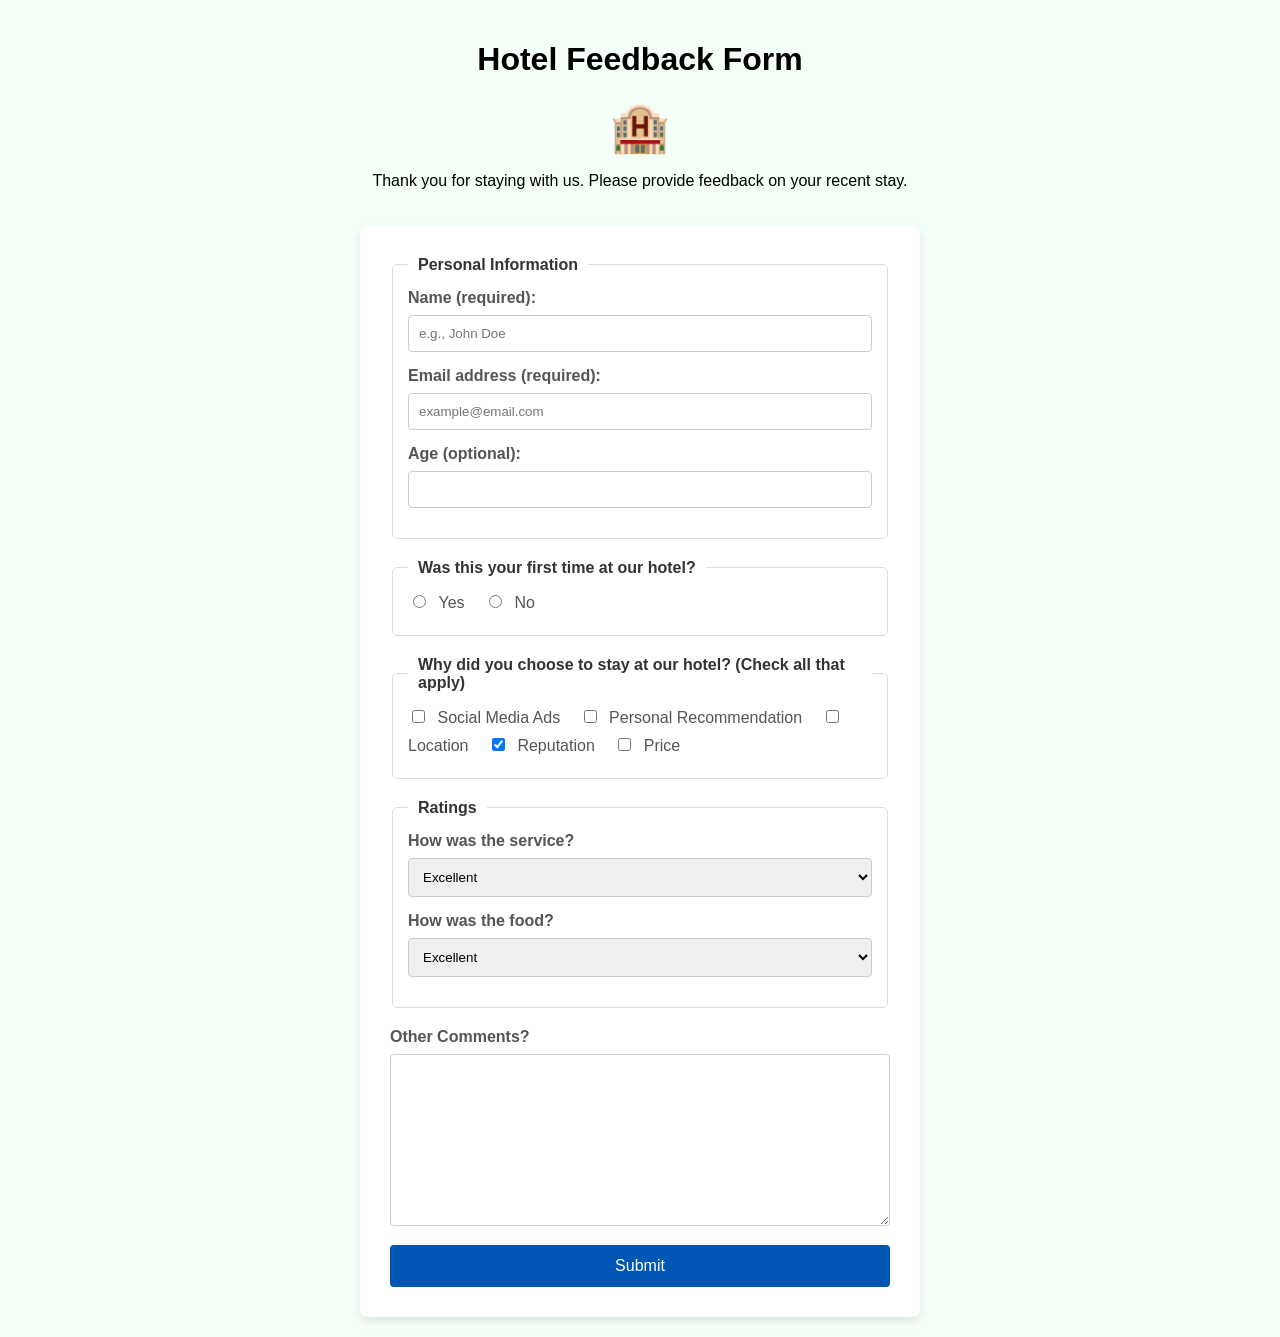
<file: Feedback/index.html>
<!DOCTYPE html>
<html lang="en">
  <head>
    <meta charset="UTF-8" />
    <title>Hotel Feedback Form</title>
    <link rel="stylesheet" href="bet.css">
  </head>
  <body>
    <header>
      <h1>Hotel Feedback Form</h1>
      <div id=logo>🏨</div>
      <p>
        Thank you for staying with us. Please provide feedback on your recent
        stay.
      </p>
    </header>
    <main>
      <form method="POST" action="https://hotel-feedback.freecodecamp.org">
        <fieldset>
          <legend>Personal Information</legend>
          <label for="full-name">Name (required):</label>
          <input type="text" id="full-name" name="name" placeholder="e.g., John Doe" required size="20">

          <label for="email">Email address (required):</label>
          <input
            placeholder="example@email.com"
            required
            id="email"
            type="email"
            name="email"
            size="20"
          />
          <label for="age">Age (optional):</label>
          <input type="number" name="age" id="age" min="3" max="100" />
        </fieldset>

        <fieldset>
          <legend>Was this your first time at our hotel?</legend>
          <input id="yes-option" type="radio" name="hotel-stay" value="yes" />
          <label for="yes-option">Yes</label>
          <input id="no-option" type="radio" name="hotel-stay" value="no" />
          <label for="no-option">No</label>
        </fieldset>

        <fieldset>
          <legend>
            Why did you choose to stay at our hotel? (Check all that apply)
          </legend>

          <input type="checkbox" id="ads" name="choice" value="ads" />
          <label for="ads">Social Media Ads</label>

          <input
            type="checkbox"
            id="recommendation"
            name="choice"
            value="recommendation"
          />
          <label for="recommendation">Personal Recommendation</label>
          
          <input type="checkbox" id="location" name="choice" value="location" />
          <label for="location">Location</label>

          <input
            checked
            type="checkbox"
            id="reputation"
            name="choice"
            value="reputation"
          />
          <label for="reputation">Reputation</label>
          
          <input type="checkbox" id="price" name="choice" value="price" />
          <label for="price">Price</label>
        </fieldset>

        <fieldset>
          <legend>Ratings</legend>

          <label for="service">How was the service?</label>

          <select name="service" id="service">
            <option value="poor">Poor</option>
            <option value="satisfactory">Satisfactory</option>
            <option value="good">Good</option>
            <option value="very-good">Very Good</option>
            <option selected value="excellent">Excellent</option>
          </select>

          <label for="food">How was the food?</label>

          <select name="food" id="food">
            <option value="poor">Poor</option>
            <option value="satisfactory">Satisfactory</option>
            <option value="good">Good</option>
            <option value="very-good">Very Good</option>
            <option selected value="excellent">Excellent</option>
          </select>
        </fieldset>

        <label for="comments">Other Comments?</label>
        <textarea cols="30" rows="10" name="comments" id="comments"></textarea>

        <button type="submit">Submit</button>
      </form>
    </main>
  </body>
</html>
</file>
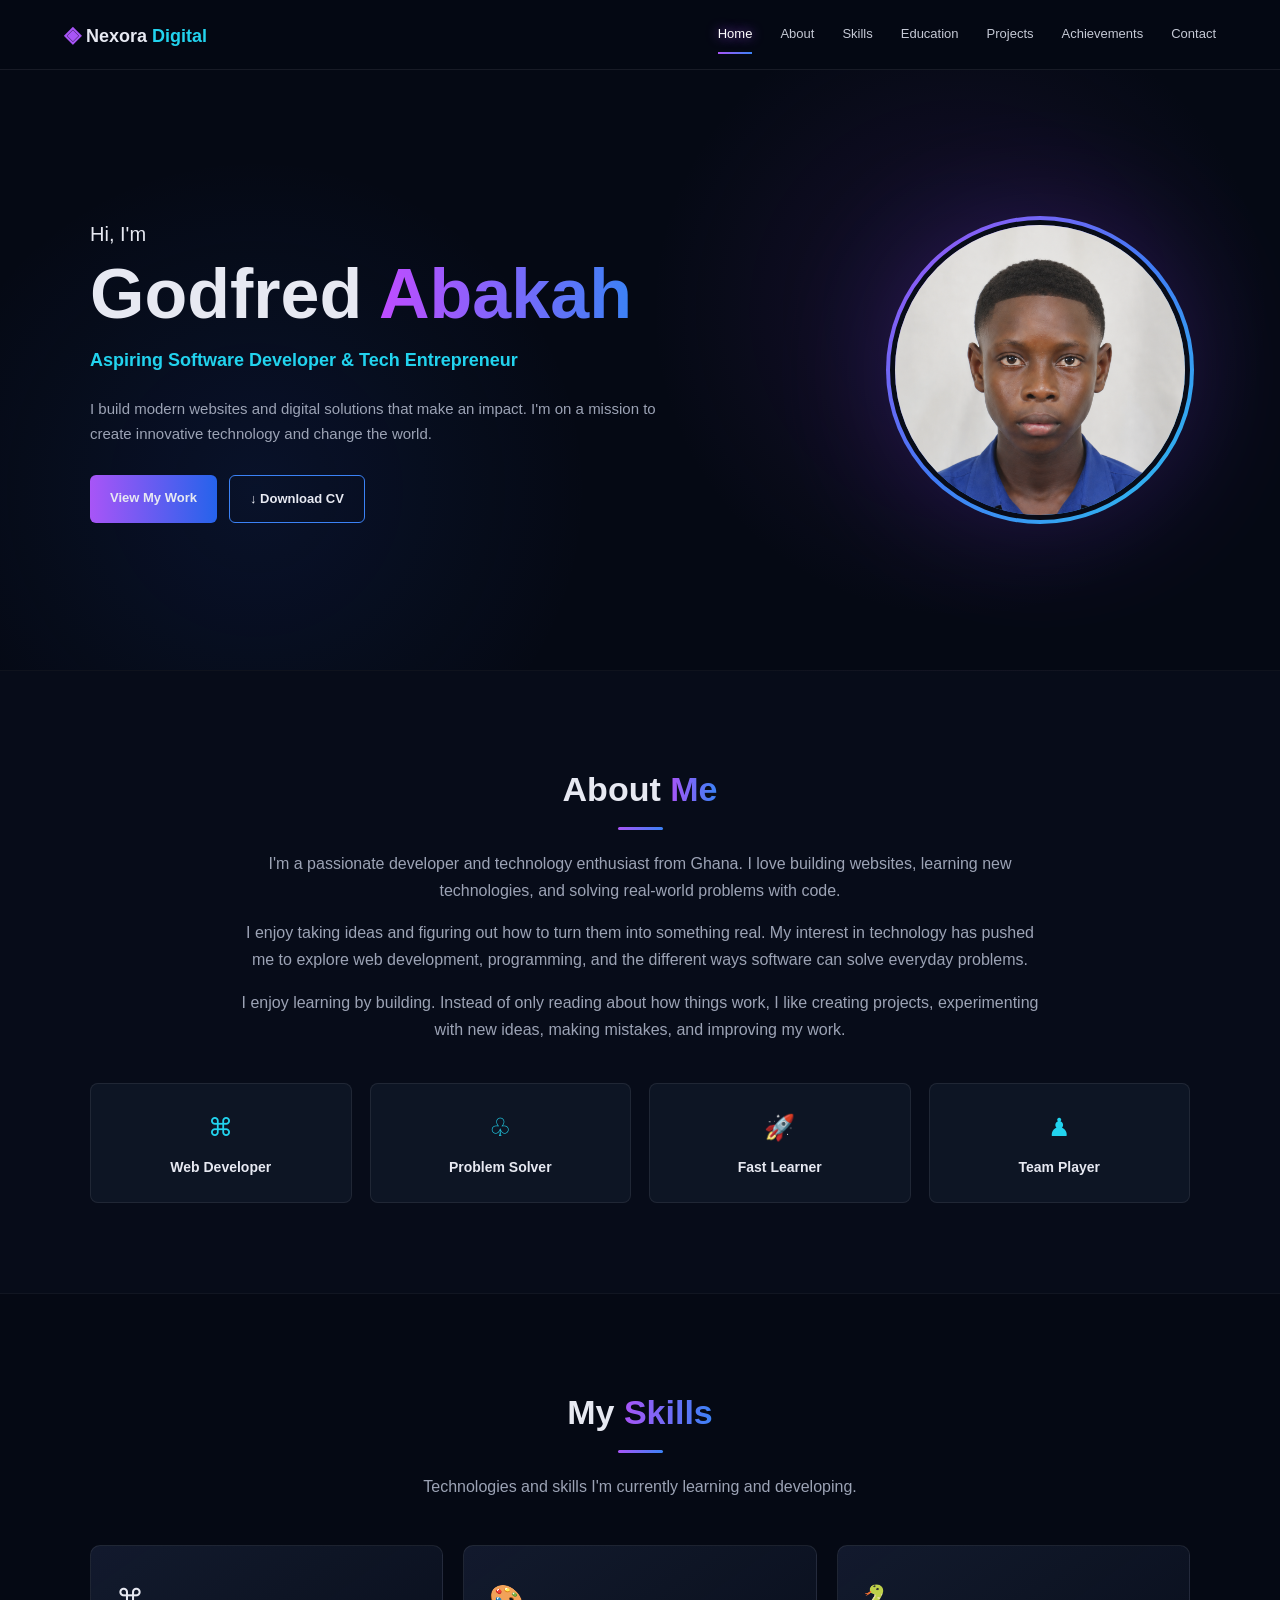
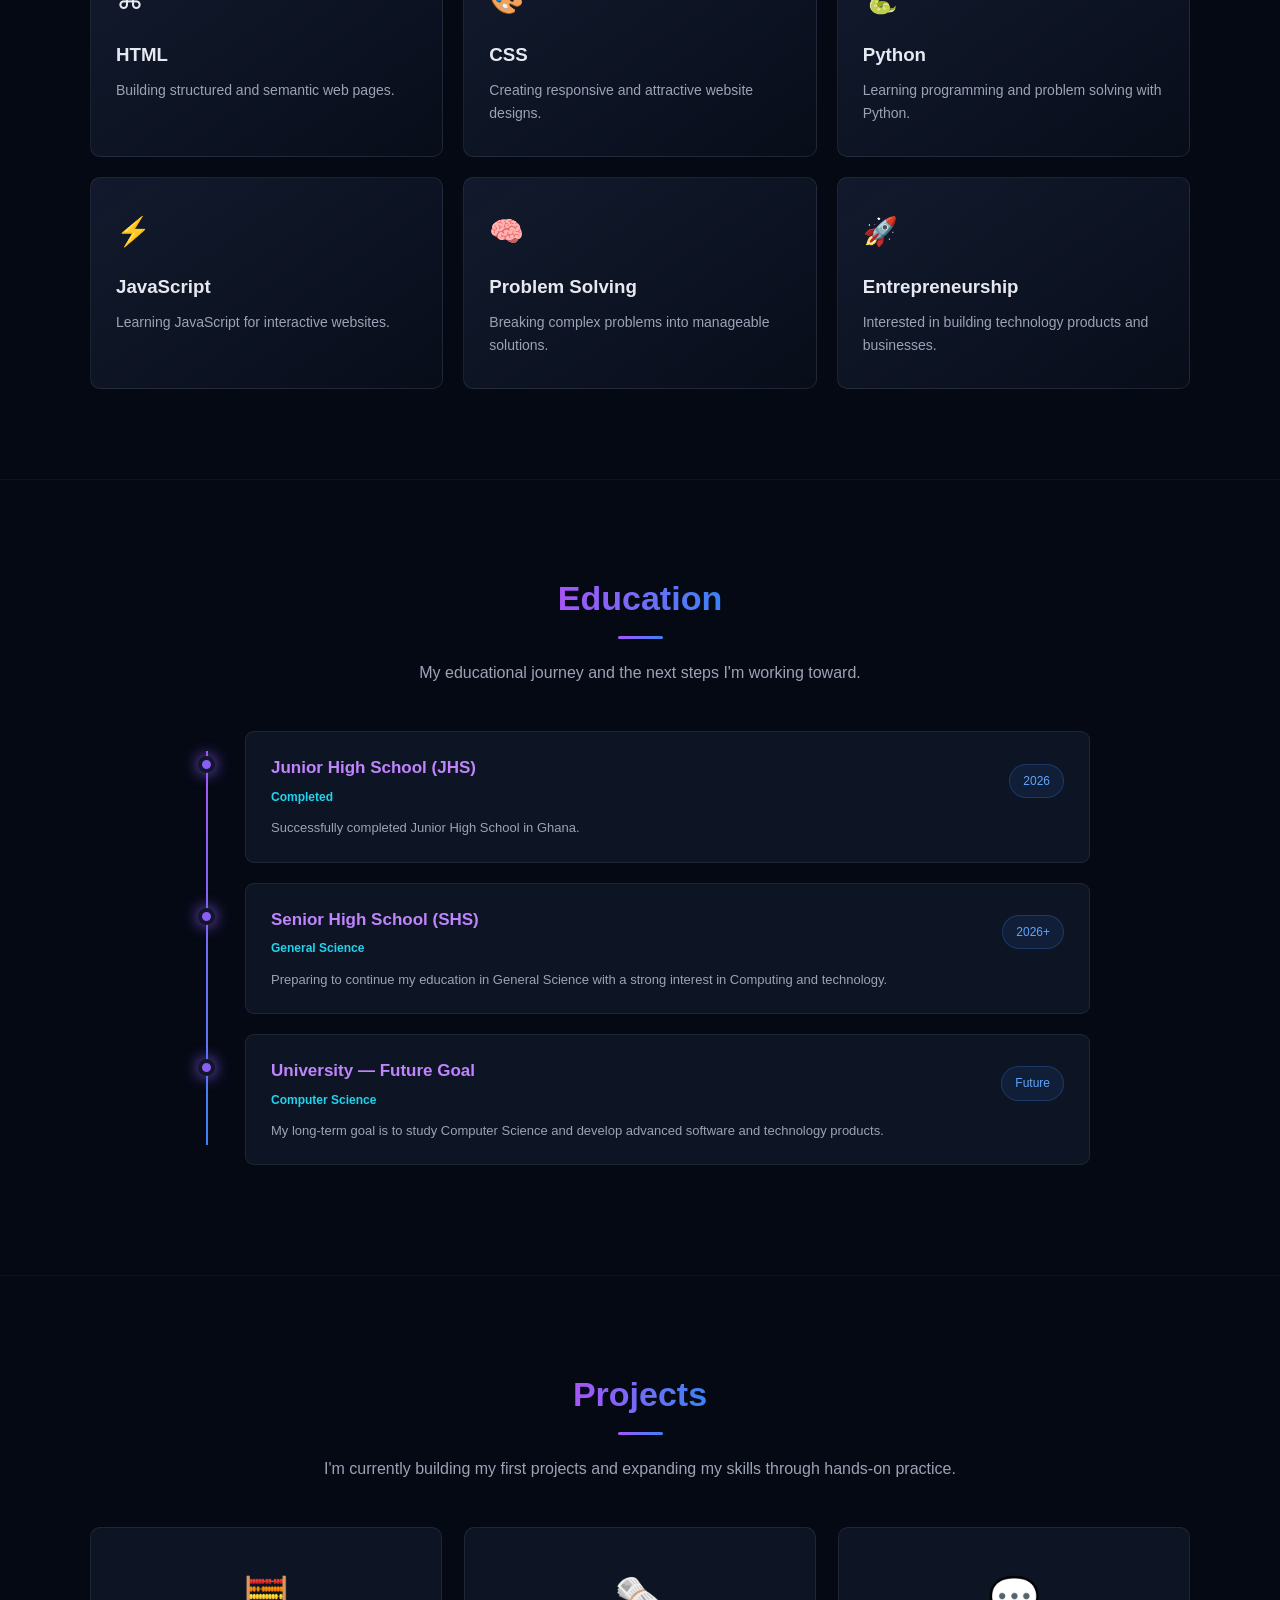
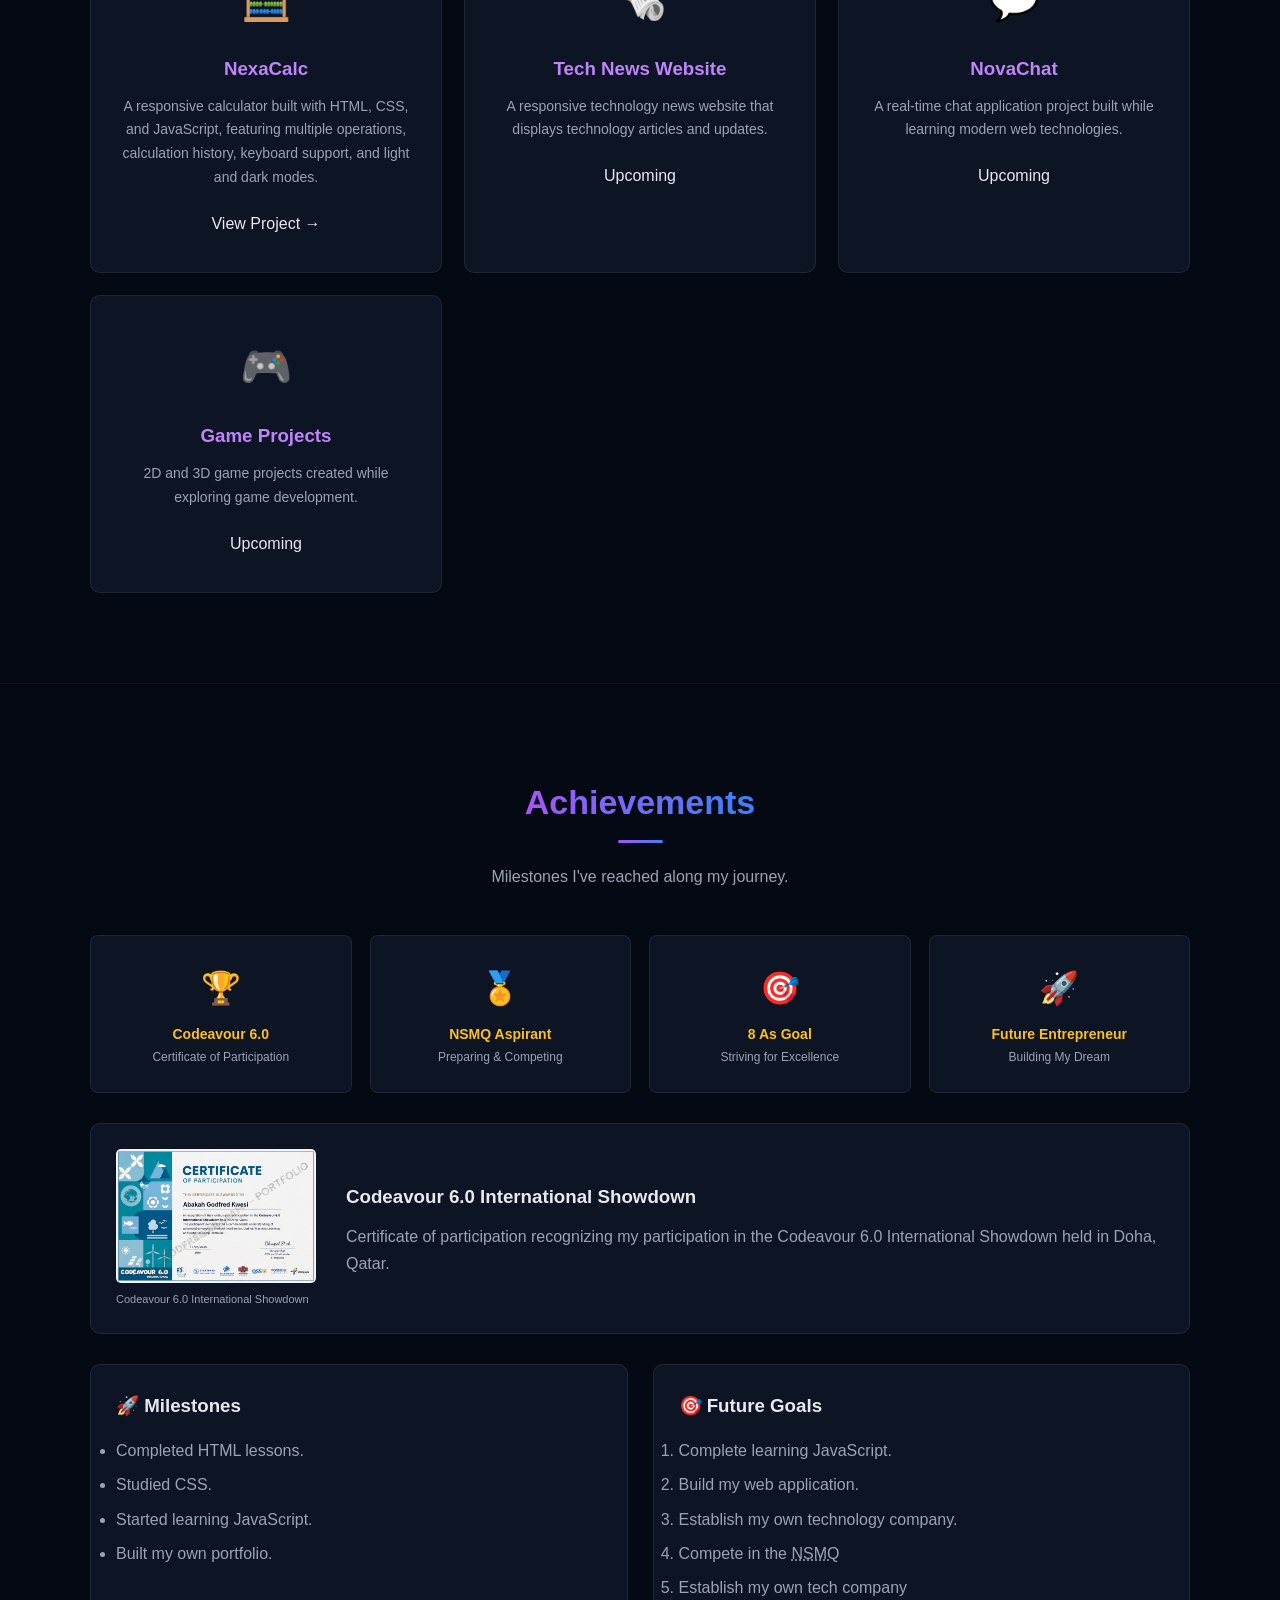
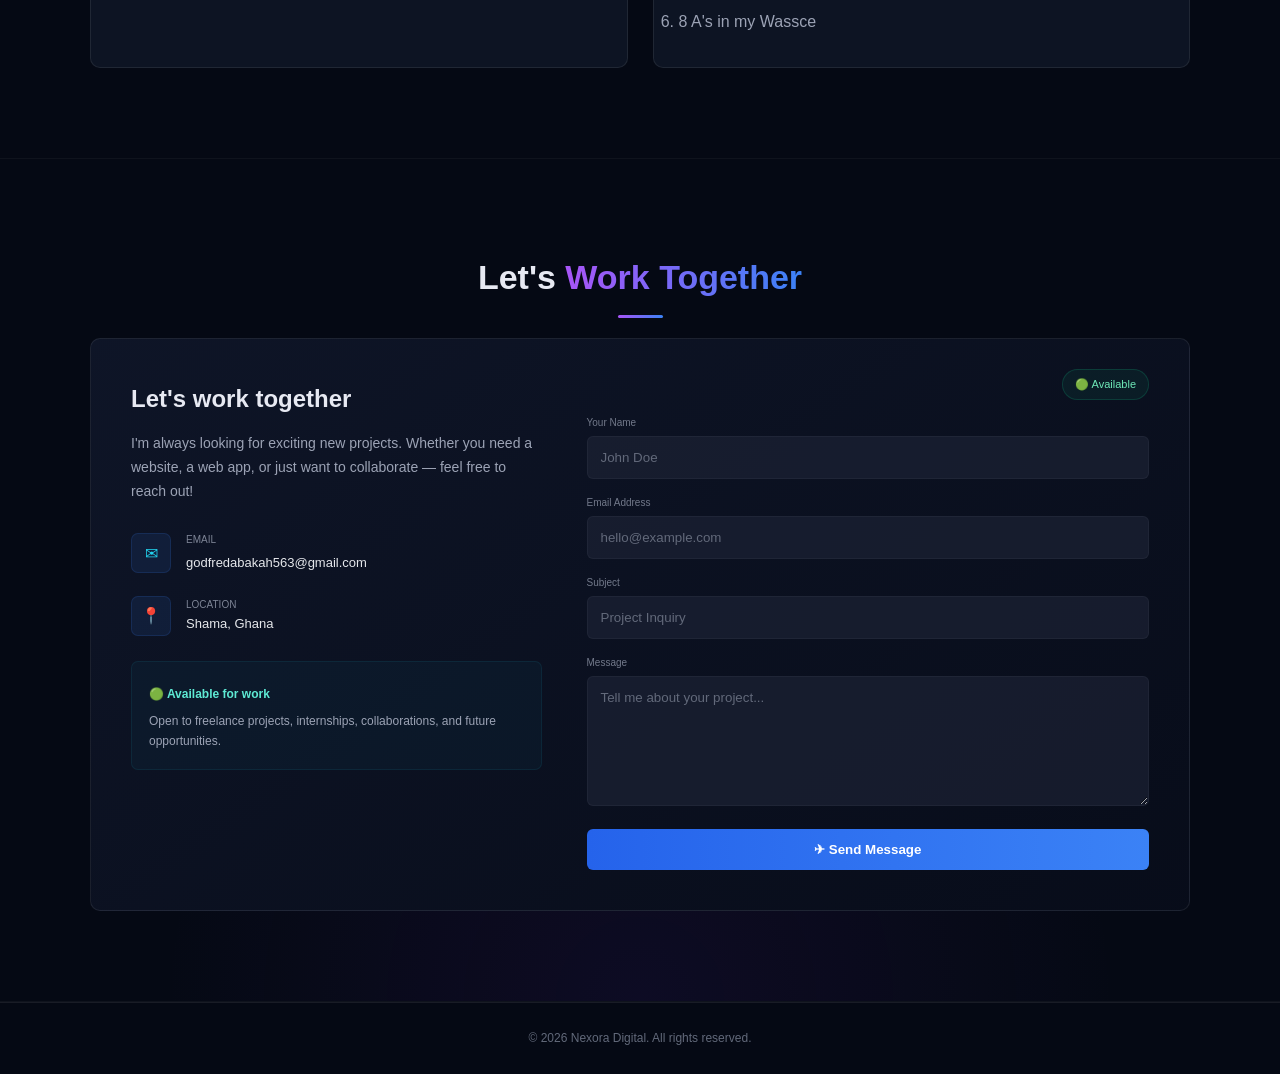
<file: home.html>
<!DOCTYPE html>
<html lang="en">

<head>
  <meta charset="UTF-8">
  <meta name="viewport" content="width=device-width, initial-scale=1.0">

  <meta name="author" content="Godfred Abakah">
  <meta name="description" content="Godfred Abakah's personal portfolio website">

  <link rel="stylesheet" href="main.css">
  <link rel="icon" href="logo.jpg">

  <title>Godfred Abakah | Portfolio</title>
</head>

<body>

  <!-- ================= NAVIGATION ================= -->

  <header id="nav">

    <div class="logo">
      <span>◈</span> Nexora <strong>Digital</strong>
    </div>

    <nav aria-label="Main Navigation">

      <a href="#home" class="active">Home</a>
      <a href="#about">About</a>
      <a href="#skills">Skills</a>
      <a href="#education">Education</a>
      <a href="#projects">Projects</a>
      <a href="#achievements">Achievements</a>
      <a href="#contact">Contact</a>

    </nav>

  </header>


  <main>

    <!-- ================= HOME ================= -->

    <article id="home">

      <section class="hero-section">

        <div class="hero-text">

          <p class="welcome">Hi, I'm</p>

          <h1>
            Godfred <span>Abakah</span>
          </h1>

          <h2>
            Aspiring Software Developer & Tech Entrepreneur
          </h2>

          <p class="hero-description">
            I build modern websites and digital solutions that make an
            impact. I'm on a mission to create innovative technology
            and change the world.
          </p>

          <div class="hero-buttons">

            <a href="#projects" class="primary-btn">
              View My Work
            </a>

          <a href="Godfred-Abakah-CV.pdf" download class="secondary-btn">
  ↓ Download CV
          </a>

          </div>


        </div>


        <div class="hero-image">

          <div class="image-glow"></div>

          <img
            src="profile.jpg"
            alt="Portrait of Godfred Abakah"
          >

        </div>

      </section>

    </article>


    <!-- ================= ABOUT ================= -->

    <article id="about">

      <section class="section-container">

        <div class="section-heading">

          <h2>
            About <span>Me</span>
          </h2>

          <div class="heading-line"></div>

        </div>

        <div class="about-content">

          <p>
            I'm a passionate developer and technology enthusiast from Ghana.
            I love building websites, learning new technologies, and solving
            real-world problems with code.
          </p>

          <p>
            I enjoy taking ideas and figuring out how to turn them into
            something real. My interest in technology has pushed me to explore
            web development, programming, and the different ways software can
            solve everyday problems.
          </p>

          <p>
            I enjoy learning by building. Instead of only reading about how
            things work, I like creating projects, experimenting with new
            ideas, making mistakes, and improving my work.
          </p>

        </div>


        <div class="about-cards">

          <div class="about-card">
            <span>⌘</span>
            <h3>Web Developer</h3>
          </div>

          <div class="about-card">
            <span>♧</span>
            <h3>Problem Solver</h3>
          </div>

          <div class="about-card">
            <span>🚀</span>
            <h3>Fast Learner</h3>
          </div>

          <div class="about-card">
            <span>♟</span>
            <h3>Team Player</h3>
          </div>

        </div>

      </section>

    </article>


    <!-- ================= SKILLS ================= -->

    <article id="skills">

      <section class="section-container">

        <div class="section-heading">

          <h2>
            My <span>Skills</span>
          </h2>

          <div class="heading-line"></div>

        </div>

        <p class="section-subtitle">
          Technologies and skills I'm currently learning and developing.
        </p>


        <div class="skills-container">

          <div class="skill-card">
            <div class="skill-icon">⌘</div>
            <h3>HTML</h3>
            <p>
              Building structured and semantic web pages.
            </p>
          </div>


          <div class="skill-card">
            <div class="skill-icon">🎨</div>
            <h3>CSS</h3>
            <p>
              Creating responsive and attractive website designs.
            </p>
          </div>


          <div class="skill-card">
            <div class="skill-icon">🐍</div>
            <h3>Python</h3>
            <p>
              Learning programming and problem solving with Python.
            </p>
          </div>


          <div class="skill-card">
            <div class="skill-icon">⚡</div>
            <h3>JavaScript</h3>
            <p>
              Learning JavaScript for interactive websites.
            </p>
          </div>


          <div class="skill-card">
            <div class="skill-icon">🧠</div>
            <h3>Problem Solving</h3>
            <p>
              Breaking complex problems into manageable solutions.
            </p>
          </div>


          <div class="skill-card">
            <div class="skill-icon">🚀</div>
            <h3>Entrepreneurship</h3>
            <p>
              Interested in building technology products and businesses.
            </p>
          </div>

        </div>

      </section>

    </article>


    <!-- ================= EDUCATION ================= -->

    <article id="education">

      <section class="section-container">

        <div class="section-heading">

          <h2>
            <span>Education</span>
          </h2>

          <div class="heading-line"></div>

        </div>

        <p class="section-subtitle">
          My educational journey and the next steps I'm working toward.
        </p>


        <div class="education-timeline">


          <!-- JHS -->

          <div class="education-card">

            <div class="timeline-dot"></div>

            <div class="education-content">

              <div class="education-top">

                <div>

                  <h3>
                    Junior High School (JHS)
                  </h3>

                  <strong>
                    Completed
                  </strong>

                </div>

                <span class="education-date">
                  2026
                </span>

              </div>

              <p>
                Successfully completed Junior High School in Ghana.
              </p>

            </div>

          </div>


          <!-- SHS -->

          <div class="education-card">

            <div class="timeline-dot"></div>

            <div class="education-content">

              <div class="education-top">

                <div>

                  <h3>
                    Senior High School (SHS)
                  </h3>

                  <strong>
                    General Science
                  </strong>

                </div>

                <span class="education-date">
                  2026+
                </span>

              </div>

              <p>
                Preparing to continue my education in General Science
                with a strong interest in Computing and technology.
              </p>

            </div>

          </div>


          <!-- UNIVERSITY -->

          <div class="education-card">

            <div class="timeline-dot"></div>

            <div class="education-content">

              <div class="education-top">

                <div>

                  <h3>
                    University — Future Goal
                  </h3>

                  <strong>
                    Computer Science
                  </strong>

                </div>

                <span class="education-date">
                  Future
                </span>

              </div>

              <p>
                My long-term goal is to study Computer Science and
                develop advanced software and technology products.
              </p>

            </div>

          </div>

        </div>

      </section>

    </article>


   <!-- ================= PROJECTS ================= -->

<article id="projects">

  <section class="section-container">

    <div class="section-heading">

      <h2>
        <span>Projects</span>
      </h2>

      <div class="heading-line"></div>

    </div>

    <p class="section-subtitle">
      I'm currently building my first projects and expanding
      my skills through hands-on practice.
    </p>


    <div class="project-grid">


      <!-- NexaCalc -->

      <div class="project-card">

        <div class="project-icon">
          🧮
        </div>

        <h3>
          NexaCalc
        </h3>

        <p>
          A responsive calculator built with HTML, CSS,
          and JavaScript, featuring multiple operations,
          calculation history, keyboard support, and
          light and dark modes.
        </p>

        <a
          href="Calculator/index.html"
          class="project-button"
        >
          View Project →
        </a>

      </div>


      <!-- Tech News -->

      <div class="project-card">

        <div class="project-icon">
          🗞️
        </div>

        <h3>
          Tech News Website
        </h3>

        <p>
          A responsive technology news website that displays
          technology articles and updates.
        </p>

        <span class="project-status">
          Upcoming
        </span>

      </div>


      <!-- NovaChat -->

      <div class="project-card">

        <div class="project-icon">
          💬
        </div>

        <h3>
          NovaChat
        </h3>

        <p>
          A real-time chat application project built while
          learning modern web technologies.
        </p>

        <span class="project-status">
          Upcoming
        </span>

      </div>


      <!-- Game -->

      <div class="project-card">

        <div class="project-icon">
          🎮
        </div>

        <h3>
          Game Projects
        </h3>

        <p>
          2D and 3D game projects created while exploring
          game development.
        </p>

        <span class="project-status">
          Upcoming
        </span>

      </div>


    </div>

  </section>

</article>

    <!-- ================= ACHIEVEMENTS ================= -->

    <article id="achievements">

      <section class="section-container">

        <div class="section-heading">

          <h2>
            <span>Achievements</span>
          </h2>

          <div class="heading-line"></div>

        </div>

        <p class="section-subtitle">
          Milestones I've reached along my journey.
        </p>


        <div class="achievement-grid">

          <div class="achievement-box">
            <span>🏆</span>
            <h3>Codeavour 6.0</h3>
            <p>Certificate of Participation</p>
          </div>

          <div class="achievement-box">
            <span>🏅</span>
            <h3>NSMQ Aspirant</h3>
            <p>Preparing & Competing</p>
          </div>

          <div class="achievement-box">
            <span>🎯</span>
            <h3>8 As Goal</h3>
            <p>Striving for Excellence</p>
          </div>

          <div class="achievement-box">
            <span>🚀</span>
            <h3>Future Entrepreneur</h3>
            <p>Building My Dream</p>
          </div>

        </div>


        <div class="certificate">

          <figure>

            <a href="codeavour-certificate.png">

              <img
                src="codeavour-certificate.png"
                alt="Codeavour 6.0 certificate" loading="lazy"
              >

            </a>

            <figcaption>
              Codeavour 6.0 International Showdown
            </figcaption>

          </figure>

          <div>

            <h3>
              Codeavour 6.0 International Showdown
            </h3>

            <p>
              Certificate of participation recognizing my participation
              in the Codeavour 6.0 International Showdown held in Doha,
              Qatar.
            </p>

          </div>

        </div>


        <div class="goals">

          <div>

            <h3>🚀 Milestones</h3>

            <ul>
              <li>Completed HTML lessons.</li>
              <li>Studied CSS.</li>
              <li>Started learning JavaScript.</li>
              <li>Built my own portfolio.</li>
            </ul>

          </div>


          <div>

            <h3>🎯 Future Goals</h3>

            <ol>
              <li>Complete learning JavaScript.</li>
              <li>Build my web application.</li>
              <li>Establish my own technology company.</li>
              <li>
                Compete in the 
                <abbr title="National Science and Math Quiz">NSMQ</abbr>
              </li>
              <li>Establish my own tech company</li>
              <li>8 A's in my Wassce</li>
            </ol>

          </div>

        </div>

      </section>

    </article>


    <!-- ================= CONTACT ================= -->

    <article id="contact">

      <section class="section-container">

        <div class="section-heading">

          <h2>
            Let's <span>Work Together</span>
          </h2>

          <div class="heading-line"></div>

        </div>


        <div class="contact-container">


          <!-- LEFT -->

          <div class="contact-info">

            <h3>
              Let's work together
            </h3>

            <p>
              I'm always looking for exciting new projects.
              Whether you need a website, a web app, or just
              want to collaborate — feel free to reach out!
            </p>


            <div class="contact-detail">

              <span class="contact-icon">
                ✉
              </span>

              <div>

                <small>Email</small>

                <a href="mailto:godfredabakah@gmail.com?subject=Website%20Inquires.">
                  godfredabakah563@gmail.com
                </a>

              </div>

            </div>


            <div class="contact-detail">

              <span class="contact-icon">
                📍
              </span>

              <div>

                <small>Location</small>

                <address>
                  Shama, Ghana
                </address>

              </div>

            </div>



            <div class="availability">

              <strong>
                🟢 Available for work
              </strong>

              <p>
                Open to freelance projects, internships,
                collaborations, and future opportunities.
              </p>

            </div>

          </div>


          <!-- RIGHT -->

          <div class="contact-form">

            <div class="availability-badge">
              🟢 Available
            </div>


            <form
  action="https://formsubmit.co/godfredabakah563@gmail.com"
  method="POST"
>

  <input
    type="hidden"
    name="_subject"
    value="New Portfolio Contact"
  >

  <input
    type="hidden"
    name="_template"
    value="table"
  >

  <div class="form-group">

    <label for="name">Your Name</label>

    <input
      type="text"
      id="name"
      name="name"
      placeholder="John Doe"
      required
    >

  </div>


  <div class="form-group">

    <label for="email">Email Address</label>

    <input
      type="email"
      id="email"
      name="email"
      placeholder="hello@example.com"
      required
    >

  </div>


  <div class="form-group">

    <label for="subject">Subject</label>

    <input
      type="text"
      id="subject"
      name="subject"
      placeholder="Project Inquiry"
      required
    >

  </div>


  <div class="form-group">

    <label for="message">Message</label>

    <textarea
      id="message"
      name="message"
      rows="6"
      placeholder="Tell me about your project..."
      required
    ></textarea>

  </div>


  <button type="submit">
    ✈ Send Message
  </button>

</form>

          </div>

        </div>

      </section>

    </article>

  </main>


  <!-- ================= FOOTER ================= -->

  <footer>

    <p>
      © 2026 Nexora Digital. All rights reserved.
    </p>

  </footer>
<script src="script.js"></script>
</body>
</html>
</file>
<file: main.css>
/* =========================
   RESET
========================= */

* {
  margin: 0;
  padding: 0;
  box-sizing: border-box;
}

html {
  scroll-behavior: smooth;
  scroll-padding-top: 80px;
}

body {
  font-family: Arial, Helvetica, sans-serif;
  background: #050914;
  color: #e7e9f2;
  line-height: 1.7;
}


/* =========================
   VARIABLES
========================= */

:root {
  --background: #050914;
  --background-light: #0a1020;
  --card: rgba(17, 24, 40, 0.75);
  --border: rgba(255, 255, 255, 0.08);

  --purple: #a855f7;
  --blue: #3b82f6;
  --cyan: #22d3ee;

  --text: #e7e9f2;
  --muted: #9ca3b5;

  --gradient: linear-gradient(
    90deg,
    #a855f7,
    #3b82f6
  );
}


/* =========================
   GLOBAL
========================= */

a {
  color: inherit;
  text-decoration: none;
}

section {
  width: 100%;
}

article {
  border-bottom: 1px solid rgba(255, 255, 255, 0.04);
}

.section-container {
  width: min(1100px, 90%);
  margin: auto;
  padding: 90px 0;
}

.section-heading {
  text-align: center;
  margin-bottom: 20px;
}

.section-heading h2 {
  font-size: 34px;
  font-weight: 700;
}

.section-heading span {
  background: var(--gradient);
  -webkit-background-clip: text;
  background-clip: text;
  color: transparent;
}

.heading-line {
  width: 45px;
  height: 3px;
  margin: 8px auto;
  background: var(--gradient);
  border-radius: 20px;
}

.section-subtitle {
  text-align: center;
  color: var(--muted);
  margin-bottom: 45px;
}


/* =========================
   NAVIGATION
========================= */

#nav {
  position: sticky;
  top: 0;
  z-index: 1000;

  height: 70px;

  display: flex;
  align-items: center;
  justify-content: space-between;

  padding: 0 5%;

  background: rgba(5, 9, 20, 0.88);
  backdrop-filter: blur(18px);

  border-bottom: 1px solid var(--border);
}

.logo {
  font-size: 18px;
  font-weight: 700;
  white-space: nowrap;
}

.logo span {
  color: var(--purple);
  font-size: 22px;
}

.logo strong {
  color: var(--cyan);
}

#nav nav {
  display: flex;
  gap: 28px;
}

#nav nav a {
  position: relative;

  color: #c5c9d5;
  font-size: 13px;

  transition: 0.3s;
}

#nav nav a:hover,
#nav nav a.active {
  color: white;
}

#nav nav a.active {
  text-shadow:
    0 0 12px rgba(168, 85, 247, 0.9);
}

#nav nav a::after {
  content: "";

  position: absolute;
  left: 0;
  bottom: -8px;

  width: 0;
  height: 2px;

  background: var(--gradient);

  transition: 0.3s;
}

#nav nav a:hover::after,
#nav nav a.active::after {
  width: 100%;
}


/* =========================
   HOME
========================= */

#home {
  min-height: 600px;

  background:
    radial-gradient(
      circle at 75% 40%,
      rgba(92, 45, 150, 0.18),
      transparent 30%
    ),
    radial-gradient(
      circle at 20% 70%,
      rgba(37, 99, 235, 0.10),
      transparent 30%
    );
}

.hero-section {
  width: min(1100px, 90%);
  min-height: 600px;
  margin: auto;

  display: flex;
  align-items: center;
  justify-content: space-between;

  gap: 60px;
}

.hero-text {
  flex: 1;
}

.welcome {
  font-size: 20px;
  margin-bottom: 5px;
}

.hero-text h1 {
  font-size: clamp(45px, 7vw, 70px);
  line-height: 1.1;
  margin-bottom: 12px;
}

.hero-text h1 span {
  background: linear-gradient(
    90deg,
    #c04cff,
    #3b82f6
  );

  -webkit-background-clip: text;
  background-clip: text;
  color: transparent;
}

.hero-text h2 {
  color: var(--cyan);
  font-size: 18px;
  margin-bottom: 20px;
}

.hero-description {
  max-width: 570px;
  color: var(--muted);
  font-size: 15px;
}

.hero-buttons {
  display: flex;
  gap: 12px;
  margin-top: 28px;
}

.primary-btn,
.secondary-btn {
  display: inline-block;

  padding: 12px 20px;

  border-radius: 6px;

  font-size: 13px;
  font-weight: bold;

  transition: 0.3s;
}

.primary-btn {
  background: linear-gradient(
    90deg,
    #a855f7,
    #2563eb
  );
}

.primary-btn:hover {
  transform: translateY(-3px);
  box-shadow: 0 10px 30px rgba(91, 33, 182, 0.35);
}

.secondary-btn {
  border: 1px solid #3b82f6;
}

.secondary-btn:hover {
  background: rgba(59, 130, 246, 0.12);
}


/* =========================
   SOCIAL LINKS
========================= */

.social-links {
  display: flex;
  gap: 12px;
  margin-top: 28px;
}

.social-links a {
  width: 38px;
  height: 38px;

  display: flex;
  align-items: center;
  justify-content: center;

  background: rgba(255, 255, 255, 0.06);

  border: 1px solid var(--border);
  border-radius: 7px;

  font-size: 13px;

  transition: 0.3s;
}

.social-links a:hover {
  transform: translateY(-3px);

  border-color: var(--purple);

  box-shadow:
    0 0 20px rgba(168, 85, 247, 0.25);
}


/* =========================
   PROFILE IMAGE
========================= */

.hero-image {
  position: relative;

  width: 300px;
  height: 300px;

  flex-shrink: 0;
}

.hero-image::before {
  content: "";

  position: absolute;
  inset: -4px;

  border-radius: 50%;

  background: linear-gradient(
    135deg,
    #a855f7,
    #3b82f6,
    #22d3ee
  );

  z-index: 0;
}

.hero-image img {
  position: relative;

  width: 100%;
  height: 100%;

  object-fit: cover;

  border-radius: 50%;

  border: 5px solid #080c18;

  z-index: 1;
}

.image-glow {
  position: absolute;
  inset: 20px;

  border-radius: 50%;

  background: #7c3aed;

  filter: blur(70px);

  opacity: 0.35;
}


/* =========================
   ABOUT
========================= */

#about {
  background: rgba(10, 16, 32, 0.45);
}

.about-content {
  max-width: 800px;
  margin: auto;

  text-align: center;

  color: var(--muted);
}

.about-content p {
  margin-bottom: 15px;
}

.about-cards {
  display: grid;
  grid-template-columns: repeat(4, 1fr);

  gap: 18px;

  margin-top: 40px;
}

.about-card {
  padding: 22px;

  background: var(--card);

  border: 1px solid var(--border);
  border-radius: 8px;

  text-align: center;

  transition: 0.3s;
}

.about-card:hover {
  transform: translateY(-5px);
  border-color: rgba(168, 85, 247, 0.5);
}

.about-card span {
  display: block;
  color: var(--cyan);
  font-size: 25px;
  margin-bottom: 8px;
}

.about-card h3 {
  font-size: 14px;
}


/* =========================
   SKILLS
========================= */

.skills-container {
  display: grid;

  grid-template-columns:
    repeat(3, 1fr);

  gap: 20px;
}

.skill-card {
  padding: 30px 25px;

  background:
    linear-gradient(
      145deg,
      rgba(20, 28, 48, 0.9),
      rgba(10, 15, 28, 0.8)
    );

  border: 1px solid var(--border);
  border-radius: 10px;

  transition: 0.3s;
}

.skill-card:hover {
  transform: translateY(-6px);

  border-color: rgba(59, 130, 246, 0.5);

  box-shadow:
    0 15px 40px rgba(0, 0, 0, 0.25);
}

.skill-icon {
  font-size: 28px;
  margin-bottom: 15px;
}

.skill-card h3 {
  margin-bottom: 8px;
}

.skill-card p {
  color: var(--muted);
  font-size: 14px;
}


/* =========================
   EDUCATION
========================= */

.education-timeline {
  position: relative;

  max-width: 900px;
  margin: auto;
}

.education-timeline::before {
  content: "";

  position: absolute;

  left: 16px;
  top: 20px;
  bottom: 20px;

  width: 2px;

  background: linear-gradient(
    #a855f7,
    #3b82f6
  );
}

.education-card {
  position: relative;

  padding-left: 55px;

  margin-bottom: 20px;
}

.timeline-dot {
  position: absolute;

  left: 8px;
  top: 25px;

  width: 17px;
  height: 17px;

  border-radius: 50%;

  background: #8b5cf6;

  border: 4px solid #11182a;

  box-shadow:
    0 0 15px #8b5cf6;
}

.education-content {
  position: relative;

  padding: 22px 25px;

  background: var(--card);

  border: 1px solid var(--border);

  border-radius: 9px;
}

.education-top {
  display: flex;
  justify-content: space-between;
  align-items: center;

  gap: 20px;
}

.education-content h3 {
  color: #c084fc;
  font-size: 17px;
}

.education-content strong {
  display: block;

  color: var(--cyan);

  font-size: 12px;

  margin-top: 4px;
}

.education-content p {
  color: var(--muted);

  font-size: 13px;

  margin-top: 10px;
}

.education-date {
  padding: 6px 13px;

  border-radius: 20px;

  background: rgba(59, 130, 246, 0.1);

  border: 1px solid rgba(59, 130, 246, 0.25);

  color: #60a5fa;

  font-size: 12px;

  white-space: nowrap;
}


/* =========================
   PROJECTS
========================= */

.project-grid {
  display: grid;

  grid-template-columns:
    repeat(3, 1fr);

  gap: 22px;
}

.project-card {
  text-align: center;

  padding: 35px 25px;

  background: var(--card);

  border: 1px solid var(--border);

  border-radius: 10px;

  transition: 0.3s;
}

.project-card:hover {
  transform: translateY(-7px);

  border-color: #7c3aed;

  box-shadow:
    0 15px 40px rgba(124, 58, 237, 0.12);
}

.project-icon {
  font-size: 42px;
  margin-bottom: 18px;
}

.project-card h3 {
  color: #c084fc;
  margin-bottom: 10px;
}

.project-card p {
  color: var(--muted);
  font-size: 14px;
  margin-bottom: 20px;
}

.project-btn {
  display: inline-block;

  padding: 8px 15px;

  border: 1px solid var(--border);

  border-radius: 6px;

  font-size: 12px;

  transition: 0.3s;
}

.project-btn:hover {
  background: rgba(59, 130, 246, 0.12);
  border-color: #3b82f6;
}


/* =========================
   ACHIEVEMENTS
========================= */

.achievement-grid {
  display: grid;

  grid-template-columns:
    repeat(4, 1fr);

  gap: 18px;
}

.achievement-box {
  padding: 25px 15px;

  text-align: center;

  background: var(--card);

  border: 1px solid var(--border);

  border-radius: 8px;
}

.achievement-box span {
  display: block;
  font-size: 32px;
  margin-bottom: 8px;
}

.achievement-box h3 {
  color: #fbbf24;
  font-size: 14px;
}

.achievement-box p {
  color: var(--muted);
  font-size: 12px;
}

.certificate {
  display: flex;
  align-items: center;

  gap: 30px;

  margin-top: 30px;

  padding: 25px;

  background: var(--card);

  border: 1px solid var(--border);

  border-radius: 10px;
}

.certificate figure {
  width: 200px;
  flex-shrink: 0;
}

.certificate img {
  display: block;

  width: 100%;
  height: auto;

  border-radius: 5px;
}

.certificate figcaption {
  color: var(--muted);
  font-size: 11px;
  margin-top: 7px;
}

.certificate h3 {
  margin-bottom: 10px;
}

.certificate p {
  color: var(--muted);
}

.goals {
  display: grid;

  grid-template-columns: 1fr 1fr;

  gap: 25px;

  margin-top: 30px;
}

.goals > div {
  padding: 25px;

  background: var(--card);

  border: 1px solid var(--border);

  border-radius: 10px;
}

.goals h3 {
  margin-bottom: 15px;
}

.goals li {
  color: var(--muted);
  margin: 7px 0;
}


/* =========================
   CONTACT
========================= */

#contact {
  background:
    radial-gradient(
      circle at 50% 100%,
      rgba(76, 29, 149, 0.12),
      transparent 45%
    );
}

.contact-container {
  display: grid;

  grid-template-columns:
    0.85fr 1.15fr;

  gap: 25px;

  padding: 30px;

  background:
    linear-gradient(
      145deg,
      rgba(15, 22, 40, 0.95),
      rgba(8, 13, 26, 0.95)
    );

  border: 1px solid var(--border);

  border-radius: 10px;
}

.contact-info {
  padding: 10px;
}

.contact-info h3 {
  font-size: 24px;
  margin-bottom: 12px;
}

.contact-info > p {
  color: var(--muted);
  font-size: 14px;
  margin-bottom: 28px;
}

.contact-detail {
  display: flex;
  align-items: center;

  gap: 15px;

  margin: 20px 0;
}

.contact-icon {
  width: 40px;
  height: 40px;

  display: flex;
  align-items: center;
  justify-content: center;

  border-radius: 7px;

  background: rgba(59, 130, 246, 0.1);

  color: var(--cyan);

  border: 1px solid rgba(59, 130, 246, 0.15);
}

.contact-detail small {
  display: block;

  color: #7d8495;

  font-size: 10px;

  text-transform: uppercase;
}

.contact-detail a,
.contact-detail address {
  color: #e5e7eb;

  font-size: 13px;

  font-style: normal;
}

.find-me {
  margin-top: 25px;
}

.find-me > small {
  color: #7d8495;
  font-size: 10px;
}

.find-me .social-links {
  margin-top: 10px;
}

.availability {
  margin-top: 25px;

  padding: 17px;

  border-radius: 7px;

  background: rgba(14, 116, 144, 0.08);

  border: 1px solid rgba(34, 211, 238, 0.08);
}

.availability strong {
  color: #5eead4;
  font-size: 12px;
}

.availability p {
  color: var(--muted);

  font-size: 12px;

  margin-top: 5px;
}


/* =========================
   CONTACT FORM
========================= */

.contact-form {
  position: relative;

  padding: 10px;
}

.availability-badge {
  position: absolute;

  right: 10px;
  top: 0;

  padding: 5px 12px;

  border-radius: 20px;

  background: rgba(16, 185, 129, 0.08);

  border: 1px solid rgba(16, 185, 129, 0.2);

  color: #6ee7b7;

  font-size: 11px;
}

form {
  margin-top: 35px;
}

.form-group {
  margin-bottom: 15px;
}

.form-group label {
  display: block;

  color: #72798a;

  font-size: 10px;

  margin-bottom: 5px;
}

.form-group input,
.form-group textarea {
  width: 100%;

  padding: 13px;

  background: rgba(30, 36, 55, 0.65);

  border: 1px solid rgba(255, 255, 255, 0.04);

  border-radius: 6px;

  color: white;

  font-family: inherit;

  outline: none;

  transition: 0.3s;
}

.form-group input:focus,
.form-group textarea:focus {
  border-color: #3b82f6;

  box-shadow:
    0 0 15px rgba(59, 130, 246, 0.08);
}

.form-group textarea {
  resize: vertical;
  min-height: 130px;
}

.form-group input::placeholder,
.form-group textarea::placeholder {
  color: #62697a;
}

.contact-form button {
  width: 100%;

  padding: 13px;

  border: none;

  border-radius: 6px;

  background: linear-gradient(
    90deg,
    #2563eb,
    #3b82f6
  );

  color: white;

  font-weight: bold;

  cursor: pointer;

  transition: 0.3s;
}

.contact-form button:hover {
  transform: translateY(-2px);

  box-shadow:
    0 8px 25px rgba(37, 99, 235, 0.25);
}


/* =========================
   FOOTER
========================= */

footer {
  padding: 25px;

  text-align: center;

  color: #62697a;

  font-size: 12px;

  border-top: 1px solid var(--border);
}


/* =========================
   RESPONSIVE TABLET
========================= */

@media (max-width: 900px) {

  #nav {
    padding: 0 3%;
  }

  #nav nav {
    gap: 15px;
  }

  #nav nav a {
    font-size: 11px;
  }

  .hero-section {
    gap: 30px;
  }

  .hero-image {
    width: 240px;
    height: 240px;
  }

  .about-cards {
    grid-template-columns: repeat(2, 1fr);
  }

  .skills-container {
    grid-template-columns: repeat(2, 1fr);
  }

  .project-grid {
    grid-template-columns: 1fr 1fr;
  }

  .achievement-grid {
    grid-template-columns: repeat(2, 1fr);
  }

}


/* =========================
   MOBILE
========================= */

@media (max-width: 700px) {

  #nav {
    height: auto;

    padding: 15px 5%;

    flex-direction: column;

    gap: 15px;
  }

  #nav nav {
    width: 100%;

    display: flex;

    overflow-x: auto;

    justify-content: flex-start;

    padding-bottom: 5px;

    scrollbar-width: none;
  }

  #nav nav::-webkit-scrollbar {
    display: none;
  }

  #nav nav a {
    white-space: nowrap;
  }


  /* HERO */

  .hero-section {
    min-height: auto;

    padding: 80px 0;

    flex-direction: column-reverse;

    text-align: center;
  }

  .hero-image {
    width: 220px;
    height: 220px;
  }

  .hero-text h1 {
    font-size: 45px;
  }

  .hero-text h2 {
    font-size: 15px;
  }

  .hero-description {
    font-size: 14px;
  }

  .hero-buttons {
    justify-content: center;
    flex-wrap: wrap;
  }

  .social-links {
    justify-content: center;
  }


  /* SECTIONS */

  .section-container {
    padding: 70px 0;
  }

  .section-heading h2 {
    font-size: 28px;
  }


  /* ABOUT */

  .about-cards {
    grid-template-columns: 1fr 1fr;
  }


  /* SKILLS */

  .skills-container {
    grid-template-columns: 1fr;
  }


  /* EDUCATION */

  .education-top {
    align-items: flex-start;

    flex-direction: column;
  }

  .education-date {
    align-self: flex-start;
  }


  /* PROJECTS */

  .project-grid {
    grid-template-columns: 1fr;
  }


  /* ACHIEVEMENTS */

  .achievement-grid {
    grid-template-columns: 1fr 1fr;
  }

  .certificate {
    flex-direction: column;

    align-items: flex-start;
  }

  .certificate figure {
    width: 100%;
    max-width: 250px;
  }

  .goals {
    grid-template-columns: 1fr;
  }


  /* CONTACT */

  .contact-container {
    grid-template-columns: 1fr;

    padding: 20px;
  }

}


/* =========================
   SMALL PHONES
========================= */

@media (max-width: 450px) {

  .hero-text h1 {
    font-size: 38px;
  }

  .about-cards {
    grid-template-columns: 1fr;
  }

  .achievement-grid {
    grid-template-columns: 1fr;
  }

  .education-content {
    padding: 18px;
  }

  .education-card {
    padding-left: 45px;
  }

  .education-timeline::before {
    left: 11px;
  }

  .timeline-dot {
    left: 3px;
  }

}

/* =========================
   JAVASCRIPT ANIMATIONS
========================= */

.hidden {
  opacity: 0;
  transform: translateY(30px);
  transition: opacity 0.7s ease, transform 0.7s ease;
}

.show {
  opacity: 1;
  transform: translateY(0);
}


/* =========================
   BACK TO TOP
========================= */

.back-to-top {
  position: fixed;

  right: 25px;
  bottom: 25px;

  width: 45px;
  height: 45px;

  border: 1px solid rgba(168, 85, 247, 0.5);
  border-radius: 50%;

  background: #111827;
  color: white;

  font-size: 20px;

  cursor: pointer;

  opacity: 0;
  visibility: hidden;

  transform: translateY(20px);

  transition: 0.3s;

  z-index: 999;
}

.back-to-top.visible {
  opacity: 1;
  visibility: visible;
  transform: translateY(0);
}

.back-to-top:hover {
  background: #7c3aed;

  box-shadow:
    0 0 25px rgba(124, 58, 237, 0.5);
}
</file>
<file: calculator/main.css>
* {
    margin: 0;
    padding: 0;
    box-sizing: border-box;
}

body {
    min-height: 100vh;
    display: flex;
    justify-content: center;
    align-items: center;
    padding: 20px;

    background: #0f172a;
    font-family: Arial, sans-serif;

    transition: 0.3s;
}


.calculator {
    width: 390px;
    max-width: 100%;

    padding: 20px;

    background: #1e293b;

    border-radius: 28px;

    box-shadow:
        0 25px 60px rgba(0, 0, 0, 0.45);

    overflow: hidden;
}
#display {
    caret-color: #38bdf8;
    cursor: pointer;
    user-select: none;
    -webkit-user-select: none;
}

#display:focus {
    outline: none;
}

/* HEADER */

.calculator-header {
    display: flex;
    justify-content: space-between;
    align-items: center;

    margin-bottom: 18px;
}

.calculator-header h1 {
    color: #38bdf8;
    font-size: 28px;
}

.calculator-header p {
    color: #94a3b8;
    margin-top: 4px;
    font-size: 13px;
}

.theme-btn {
    width: 45px;
    height: 45px;

    border: none;
    border-radius: 50%;

    background: #334155;
    color: white;

    font-size: 20px;

    cursor: pointer;
}


/* DISPLAY */

.display {
    padding: 18px;

    background: #0f172a;

    border-radius: 18px;

    margin-bottom: 15px;

    text-align: right;
}

.expression {
    min-height: 22px;

    color: #64748b;

    font-size: 14px;

    margin-bottom: 8px;
}

#display {
    width: 100%;

    border: none;
    outline: none;

    background: transparent;

    color: white;

    font-size: 38px;
    font-weight: bold;

    text-align: right;
}


/* HISTORY */

.history {
    background: #172033;

    border-radius: 16px;

    padding: 14px;

    margin-bottom: 15px;
}

.history-header {
    display: flex;
    justify-content: space-between;
    align-items: center;

    margin-bottom: 8px;
}

.history-header h2 {
    color: white;
    font-size: 16px;
}

#clearHistory {
    border: none;

    background: transparent;

    color: #38bdf8;

    cursor: pointer;
}

.history-item {
    display: flex;
    justify-content: space-between;

    padding: 7px 0;

    border-bottom: 1px solid #334155;
}

.history-expression {
    color: #94a3b8;
}

.history-result {
    color: white;
    font-weight: bold;
}

.empty-history {
    color: #64748b;
    text-align: center;
    font-size: 13px;
}


/* BUTTONS */

.buttons {
    display: grid;

    grid-template-columns: repeat(4, 1fr);

    gap: 10px;
}

.buttons button {
    height: 62px;

    border: none;
    border-radius: 16px;

    background: #334155;
    color: white;

    font-size: 20px;
    font-weight: bold;

    cursor: pointer;

    transition:
        transform 0.1s,
        background 0.2s;
}

.buttons button:hover {
    background: #475569;
}

.buttons button:active {
    transform: scale(0.92);
}


/* FUNCTION BUTTONS */

.function {
    background: #475569 !important;
}


/* OPERATORS */

.operator {
    background: #0284c7 !important;
}

.operator:hover {
    background: #0369a1 !important;
}


/* EQUALS */

.equals {
    background: #16a34a !important;

    grid-column: span 1;
}

.equals:hover {
    background: #15803d !important;
}


/* ZERO */

.zero {
    grid-column: span 2;
}


/* FOOTER */

footer {
    margin-top: 16px;

    text-align: center;

    color: #64748b;

    font-size: 11px;
}


/* LIGHT MODE */

body.light-mode {
    background: #e2e8f0;
}

body.light-mode .calculator {
    background: white;
}

body.light-mode .display {
    background: #f1f5f9;
}

body.light-mode #display {
    color: #0f172a;
}

body.light-mode .history {
    background: #f1f5f9;
}

body.light-mode .history-header h2 {
    color: #0f172a;
}

body.light-mode .history-result {
    color: #0f172a;
}


/* MOBILE */

@media (max-width: 430px) {

    body {
        padding: 10px;
    }

    .calculator {
        padding: 15px;

        border-radius: 22px;
    }

    .buttons {
        gap: 8px;
    }

    .buttons button {
        height: 58px;
    }

    #display {
        font-size: 32px;
    }
}
#historyList {
    max-height: 30px;
    overflow-y: auto;
    padding-right: 5px;
}

/* Scrollbar */
#historyList::-webkit-scrollbar {
    width: 5px;
}

#historyList::-webkit-scrollbar-thumb {
    border-radius: 10px;
    background: #475569;
}

#historyList::-webkit-scrollbar-track {
    background: transparent;
  }
</file>
<file: Expense Tracker/expense.css>
* {
  box-sizing: border-box;
}

body {
  font-family: Arial, sans-serif;
  background-color: #eef4ff;
  margin: 0;
  padding: 30px 15px;
  color: #222;
}

main {
  width: 100%;
  max-width: 600px;
  margin: auto;
}

/* Header */
section:first-child {
  text-align: center;
  margin-bottom: 25px;
}

h1 {
  margin-bottom: 5px;
  font-size: 2rem;
}

section:first-child p {
  color: #666;
  margin-top: 5px;
}

/* General sections */
section {
  margin-bottom: 20px;
}

/* Cards */
fieldset {
  background-color: white;
  border: none;
  border-radius: 12px;
  padding: 20px;
  margin: 0;
  box-shadow: 0 3px 10px rgba(0, 0, 0, 0.08);
}

legend {
  font-weight: bold;
  padding: 0 8px;
  color: #333;
}

/* Balance */
#balance {
  font-size: 2rem;
  font-weight: bold;
  text-align: center;
  margin: 10px 0;
}

/* Income and expense */
section:nth-of-type(3) {
  display: flex;
  gap: 15px;
}

section:nth-of-type(3) fieldset {
  flex: 1;
}

#income,
#expense {
  font-size: 1.3rem;
  font-weight: bold;
}

/* Form */
label {
  display: block;
  margin-bottom: 7px;
  font-weight: bold;
}

input,
select {
  width: 100%;
  padding: 12px;
  margin-bottom: 15px;
  border: 1px solid #ccc;
  border-radius: 7px;
  font-size: 1rem;
}

input:focus,
select:focus {
  outline: 2px solid #0056b3;
  border-color: #0056b3;
}

/* Add button */
#btn {
  width: 100%;
  padding: 12px;
  border: none;
  border-radius: 7px;
  background-color: #0056b3;
  color: white;
  font-size: 1rem;
  font-weight: bold;
  cursor: pointer;
}

#btn:hover {
  background-color: #003f88;
}

/* Transactions */
#transaction-table {
  width: 100%;
  border-collapse: collapse;
}

#transaction-table td {
  padding: 12px 5px;
  border-bottom: 1px solid #eee;
}

#transaction-table td:nth-child(2) {
  text-align: right;
  font-weight: bold;
}

#transaction-table td:last-child {
  text-align: right;
}

/* Delete button */
.delete-btn {
  border: none;
  background-color: #dc3545;
  color: white;
  padding: 7px 10px;
  border-radius: 5px;
  cursor: pointer;
}

.delete-btn:hover {
  background-color: #b02a37;
}

/* Mobile */
@media (max-width: 500px) {

  body {
    padding: 20px 10px;
  }

  section:nth-of-type(3) {
    flex-direction: column;
  }

  h1 {
    font-size: 1.7rem;
  }

  #balance {
    font-size: 1.7rem;
  }

  #transaction-table {
    font-size: 0.9rem;
  }
}

/* Dark mode button */
#theme-toggle {
  margin-top: 10px;
  padding: 10px 15px;
  border: none;
  border-radius: 8px;
  background-color: #222;
  color: white;
  cursor: pointer;
}

/* DARK MODE */

body.dark-mode {
  background-color: #121212;
  color: #f5f5f5;
}

body.dark-mode fieldset {
  background-color: #1e1e1e;
  box-shadow: 0 3px 10px rgba(255, 255, 255, 0.05);
}

body.dark-mode legend {
  color: #ddd;
}

body.dark-mode section:first-child p {
  color: #bbb;
}

body.dark-mode input,
body.dark-mode select {
  background-color: #2a2a2a;
  color: white;
  border-color: #555;
}

body.dark-mode input::placeholder {
  color: #aaa;
}

body.dark-mode #transaction-table td {
  border-bottom-color: #444;
}

body.dark-mode #theme-toggle {
  background-color: white;
  color: #222;
}
#transaction-table {
  width: 100%;
  border-collapse: collapse;
}

/* Scrollable transaction area */
#transaction-list {
  display: block;
  max-height: 300px;
  overflow-y: auto;
}

#transaction-table tr {
  display: table;
  width: 100%;
  table-layout: fixed;
}
.income {
  color: green;
}

.expense {
  color: red;
}
#transaction-table th {
  text-align: left;
  padding: 10px 5px;
  border-bottom: 2px solid #ddd;
}

#transaction-table th:nth-child(2),
#transaction-table th:nth-child(4) {
  text-align: right;
}
#option{
  width: 100%;
  padding: 12px;
  border: none;
  border-radius: 7px;
  background-color: #0056b3;
  color: white;
  font-size: 1rem;
  font-weight: bold;
  cursor: pointer;
}
#type {
  font-weight: bold;
}

#type option[value="Income"] {
  color: green;
  background-color: #e8f5e9;
}

#type option[value="expense"] {
  color: red;
  background-color: #ffebee;
}
</file>
<file: Feedback/bet.css>
body {
  font-family: Arial, sans-serif;
  background-color: #f4fff7;
  display: flex;
  flex-direction: column;
  align-items: center;
  padding: 20px;
  margin: 0;
}

header {
  text-align: center;
  margin-bottom: 20px;
}

#logo {
  font-size: 3rem;
  margin: 10px 0;
}

main {
  background-color: #ffffff;
  padding: 30px;
  border-radius: 8px;
  box-shadow: 0 4px 10px rgba(0, 0, 0, 0.1);
  width: 100%;
  max-width: 500px;
}

fieldset {
  border: 1px solid #ddd;
  border-radius: 5px;
  margin-bottom: 20px;
  padding: 15px;
}

legend {
  font-weight: bold;
  padding: 0 10px;
  color: #333;
}

label {
  display: block;
  margin-bottom: 8px;
  font-weight: 600;
  color: #555;
}

input[type="text"],
input[type="email"],
input[type="number"],
select,
textarea {
  width: 100%;
  padding: 10px;
  margin-bottom: 15px;
  border: 1px solid #ccc;
  border-radius: 4px;
  box-sizing: border-box;
}

input[type="radio"],
input[type="checkbox"] {
  margin-right: 8px;
  cursor: pointer;
}

/* Layout for inline radio and checkbox labels */
fieldset label[for="yes-option"],
fieldset label[for="no-option"],
fieldset label[for="ads"],
fieldset label[for="recommendation"],
fieldset label[for="location"],
fieldset label[for="reputation"],
fieldset label[for="price"] {
  display: inline-block;
  font-weight: normal;
  margin-right: 15px;
}

/* Specific styling for the radio/checkbox container rows */
fieldset input[type="radio"],
fieldset input[type="checkbox"] {
  width: auto;
}

button {
  width: 100%;
  padding: 12px;
  background-color: #0056b3;
  color: white;
  border: none;
  border-radius: 4px;
  font-size: 1rem;
  cursor: pointer;
  transition: background-color 0.3s ease;
}

button:hover {
  background-color: #007bff;
}

textarea {
  resize: vertical;
}
</file>
